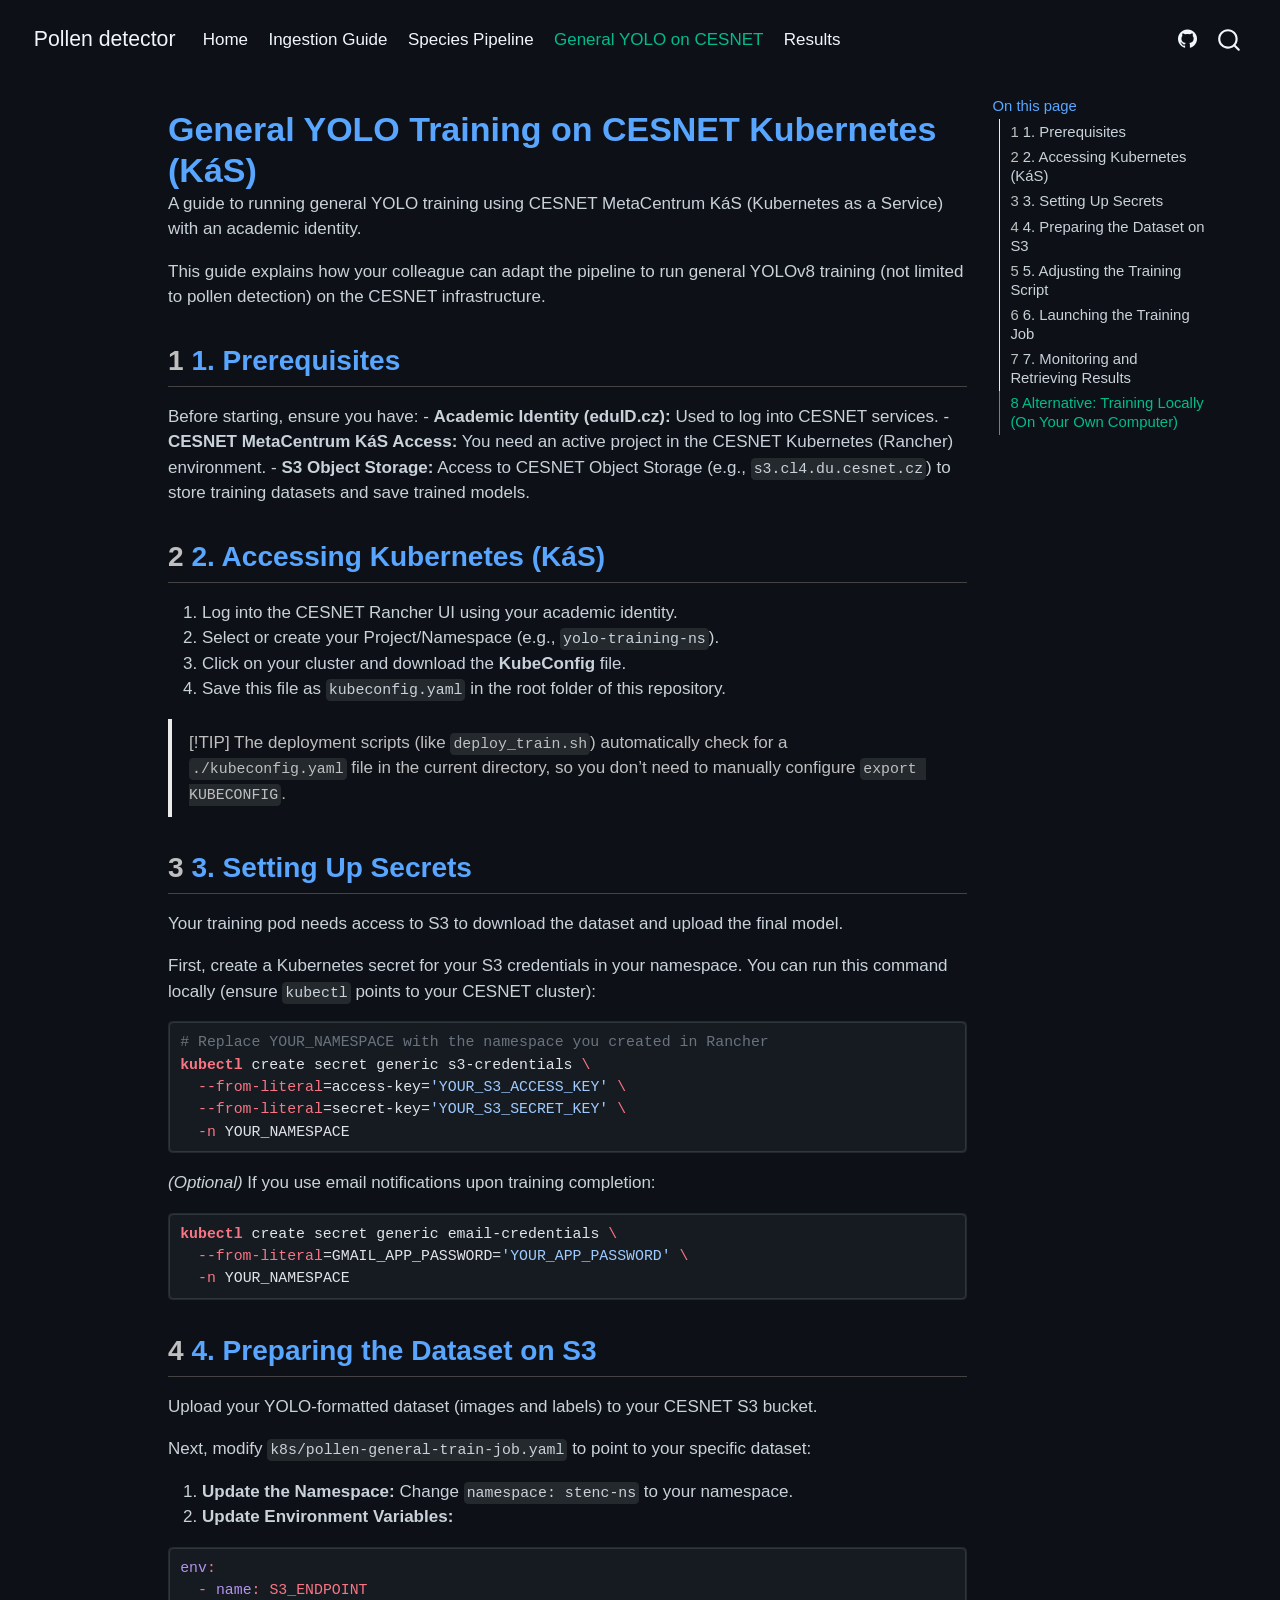
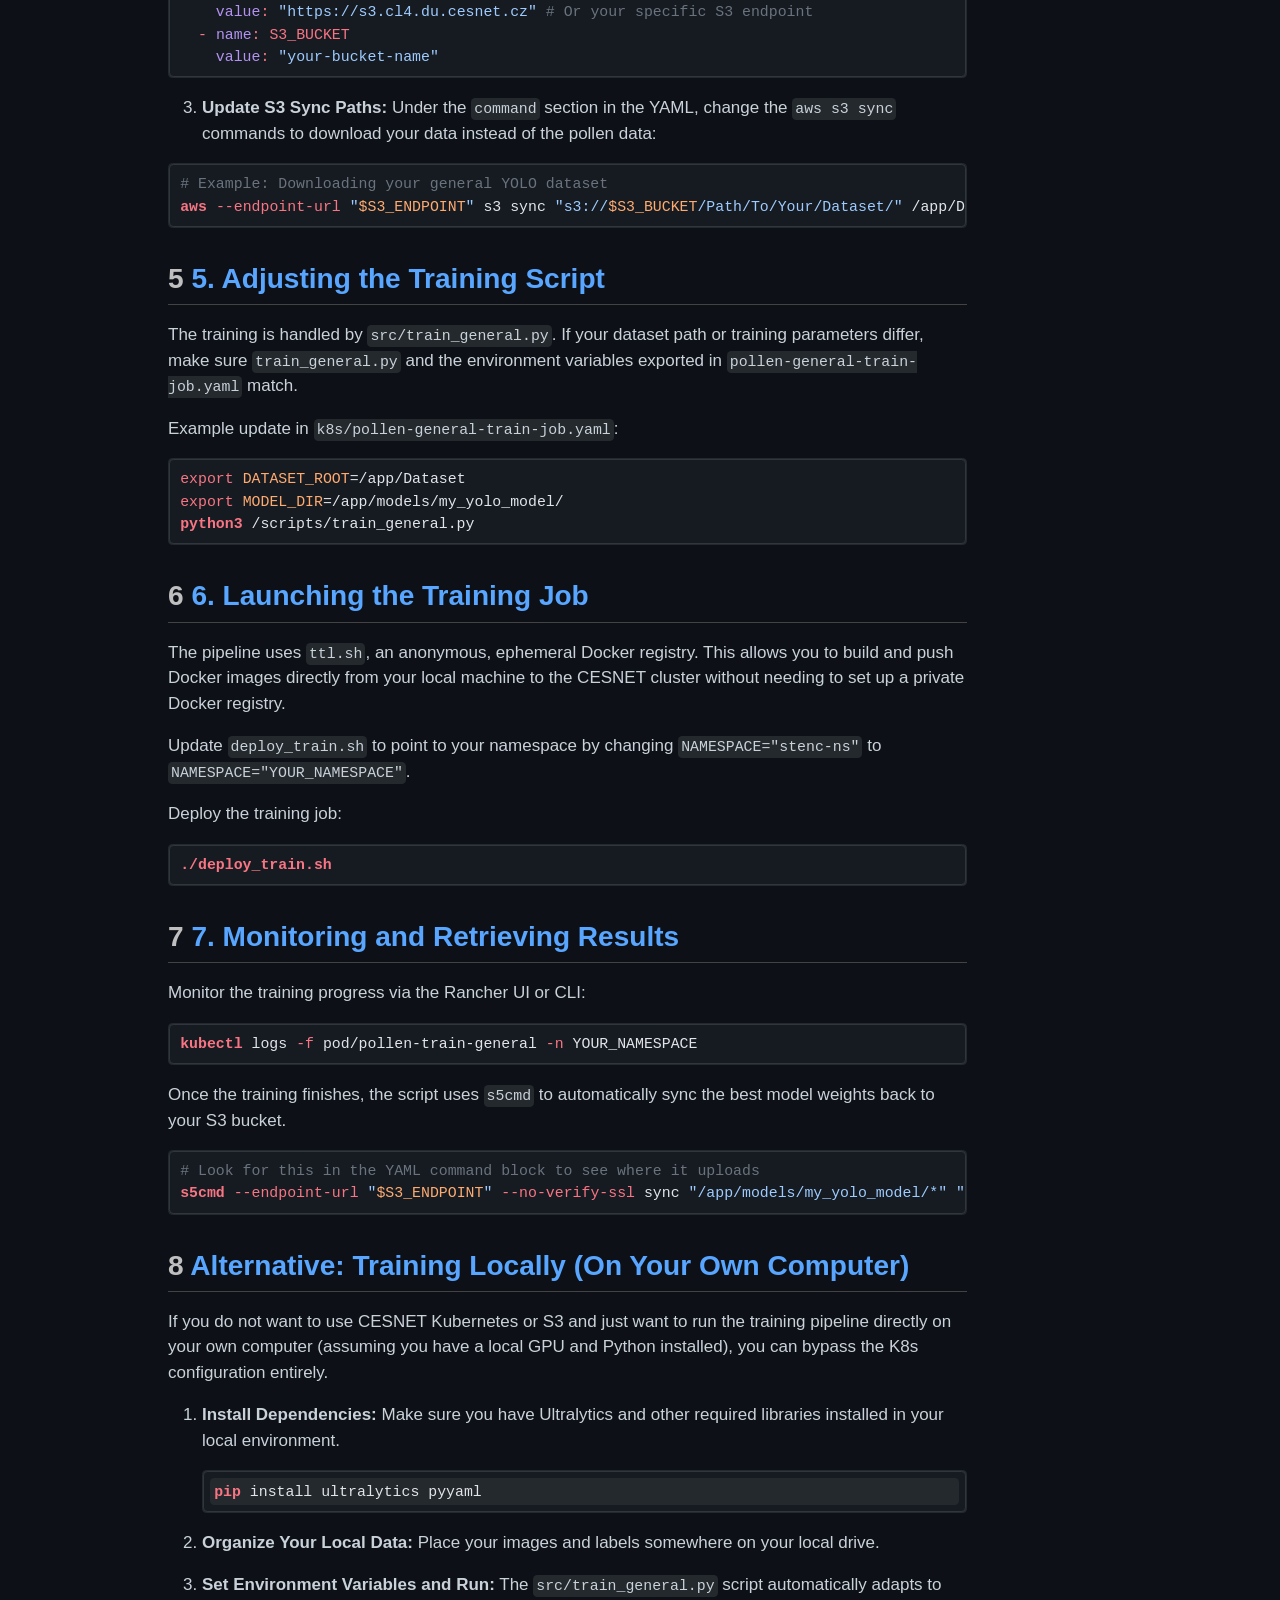
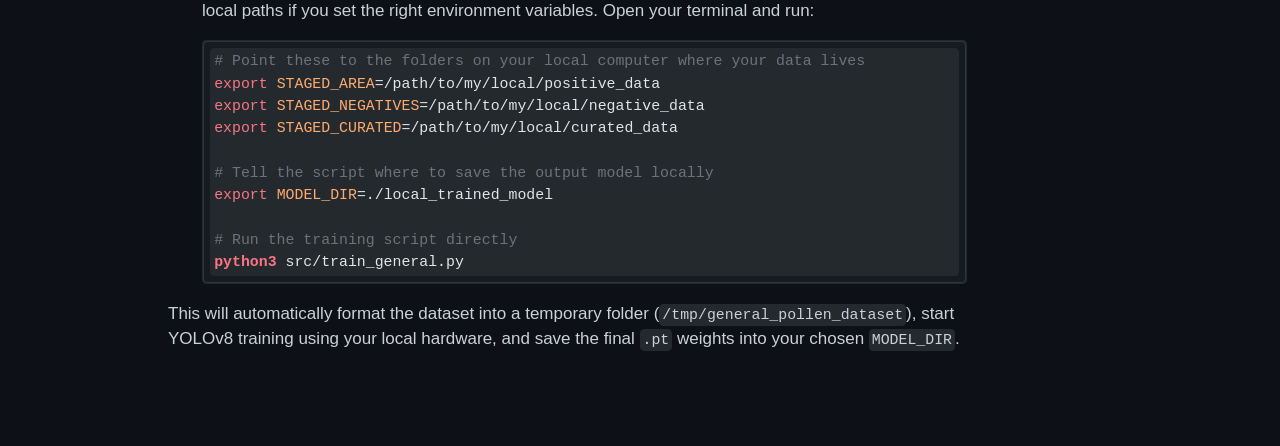
<file: docs/tutorials/cesnet_yolo_training.html>
<!DOCTYPE html>
<html xmlns="http://www.w3.org/1999/xhtml" lang="en" xml:lang="en"><head>

<meta charset="utf-8">
<meta name="generator" content="quarto-1.8.25">

<meta name="viewport" content="width=device-width, initial-scale=1.0, user-scalable=yes">

<meta name="description" content="A guide to running general YOLO training using CESNET MetaCentrum KáS (Kubernetes as a Service) with an academic identity.">

<title>General YOLO Training on CESNET Kubernetes (KáS) – Pollen detector</title>
<style>
code{white-space: pre-wrap;}
span.smallcaps{font-variant: small-caps;}
div.columns{display: flex; gap: min(4vw, 1.5em);}
div.column{flex: auto; overflow-x: auto;}
div.hanging-indent{margin-left: 1.5em; text-indent: -1.5em;}
ul.task-list{list-style: none;}
ul.task-list li input[type="checkbox"] {
  width: 0.8em;
  margin: 0 0.8em 0.2em -1em; /* quarto-specific, see https://github.com/quarto-dev/quarto-cli/issues/4556 */ 
  vertical-align: middle;
}
/* CSS for syntax highlighting */
html { -webkit-text-size-adjust: 100%; }
pre > code.sourceCode { white-space: pre; position: relative; }
pre > code.sourceCode > span { display: inline-block; line-height: 1.25; }
pre > code.sourceCode > span:empty { height: 1.2em; }
.sourceCode { overflow: visible; }
code.sourceCode > span { color: inherit; text-decoration: inherit; }
div.sourceCode { margin: 1em 0; }
pre.sourceCode { margin: 0; }
@media screen {
div.sourceCode { overflow: auto; }
}
@media print {
pre > code.sourceCode { white-space: pre-wrap; }
pre > code.sourceCode > span { text-indent: -5em; padding-left: 5em; }
}
pre.numberSource code
  { counter-reset: source-line 0; }
pre.numberSource code > span
  { position: relative; left: -4em; counter-increment: source-line; }
pre.numberSource code > span > a:first-child::before
  { content: counter(source-line);
    position: relative; left: -1em; text-align: right; vertical-align: baseline;
    border: none; display: inline-block;
    -webkit-touch-callout: none; -webkit-user-select: none;
    -khtml-user-select: none; -moz-user-select: none;
    -ms-user-select: none; user-select: none;
    padding: 0 4px; width: 4em;
  }
pre.numberSource { margin-left: 3em;  padding-left: 4px; }
div.sourceCode
  {   }
@media screen {
pre > code.sourceCode > span > a:first-child::before { text-decoration: underline; }
}
</style>


<script src="../site_libs/quarto-nav/quarto-nav.js"></script>
<script src="../site_libs/quarto-nav/headroom.min.js"></script>
<script src="../site_libs/clipboard/clipboard.min.js"></script>
<script src="../site_libs/quarto-search/autocomplete.umd.js"></script>
<script src="../site_libs/quarto-search/fuse.min.js"></script>
<script src="../site_libs/quarto-search/quarto-search.js"></script>
<meta name="quarto:offset" content="../">
<script src="../site_libs/quarto-html/quarto.js" type="module"></script>
<script src="../site_libs/quarto-html/tabsets/tabsets.js" type="module"></script>
<script src="../site_libs/quarto-html/axe/axe-check.js" type="module"></script>
<script src="../site_libs/quarto-html/popper.min.js"></script>
<script src="../site_libs/quarto-html/tippy.umd.min.js"></script>
<script src="../site_libs/quarto-html/anchor.min.js"></script>
<link href="../site_libs/quarto-html/tippy.css" rel="stylesheet">
<link href="../site_libs/quarto-html/quarto-syntax-highlighting-dark-969ddfa49e00a70eb3423444dbc81f6c.css" rel="stylesheet" id="quarto-text-highlighting-styles">
<script src="../site_libs/bootstrap/bootstrap.min.js"></script>
<link href="../site_libs/bootstrap/bootstrap-icons.css" rel="stylesheet">
<link href="../site_libs/bootstrap/bootstrap-a18f33f29e2d005eb7f9290abf226693.min.css" rel="stylesheet" append-hash="true" id="quarto-bootstrap" data-mode="dark">
<script id="quarto-search-options" type="application/json">{
  "location": "navbar",
  "copy-button": false,
  "collapse-after": 3,
  "panel-placement": "end",
  "type": "overlay",
  "limit": 50,
  "keyboard-shortcut": [
    "f",
    "/",
    "s"
  ],
  "show-item-context": false,
  "language": {
    "search-no-results-text": "No results",
    "search-matching-documents-text": "matching documents",
    "search-copy-link-title": "Copy link to search",
    "search-hide-matches-text": "Hide additional matches",
    "search-more-match-text": "more match in this document",
    "search-more-matches-text": "more matches in this document",
    "search-clear-button-title": "Clear",
    "search-text-placeholder": "",
    "search-detached-cancel-button-title": "Cancel",
    "search-submit-button-title": "Submit",
    "search-label": "Search"
  }
}</script>


<link rel="stylesheet" href="../styles.css">
</head>

<body class="nav-fixed quarto-light">

<div id="quarto-search-results"></div>
  <header id="quarto-header" class="headroom fixed-top">
    <nav class="navbar navbar-expand-lg " data-bs-theme="dark">
      <div class="navbar-container container-fluid">
      <div class="navbar-brand-container mx-auto">
    <a href="../index.html" class="navbar-brand navbar-brand-logo">
    </a>
    <a class="navbar-brand" href="../index.html">
    <span class="navbar-title">Pollen detector</span>
    </a>
  </div>
            <div id="quarto-search" class="" title="Search"></div>
          <button class="navbar-toggler" type="button" data-bs-toggle="collapse" data-bs-target="#navbarCollapse" aria-controls="navbarCollapse" role="menu" aria-expanded="false" aria-label="Toggle navigation" onclick="if (window.quartoToggleHeadroom) { window.quartoToggleHeadroom(); }">
  <span class="navbar-toggler-icon"></span>
</button>
          <div class="collapse navbar-collapse" id="navbarCollapse">
            <ul class="navbar-nav navbar-nav-scroll me-auto">
  <li class="nav-item">
    <a class="nav-link" href="../index.html"> 
<span class="menu-text">Home</span></a>
  </li>  
  <li class="nav-item">
    <a class="nav-link" href="../tutorials/ingestion.html"> 
<span class="menu-text">Ingestion Guide</span></a>
  </li>  
  <li class="nav-item">
    <a class="nav-link" href="../tutorials/species_pipeline.html"> 
<span class="menu-text">Species Pipeline</span></a>
  </li>  
  <li class="nav-item">
    <a class="nav-link active" href="../tutorials/cesnet_yolo_training.html" aria-current="page"> 
<span class="menu-text">General YOLO on CESNET</span></a>
  </li>  
  <li class="nav-item">
    <a class="nav-link" href="../results.qmd"> 
<span class="menu-text">Results</span></a>
  </li>  
</ul>
            <ul class="navbar-nav navbar-nav-scroll ms-auto">
  <li class="nav-item compact">
    <a class="nav-link" href="https://github.com/Pollination-Ecology-Group/colorado_pollen"> <i class="bi bi-github" role="img">
</i> 
<span class="menu-text"></span></a>
  </li>  
</ul>
          </div> <!-- /navcollapse -->
            <div class="quarto-navbar-tools">
</div>
      </div> <!-- /container-fluid -->
    </nav>
</header>
<!-- content -->
<div id="quarto-content" class="quarto-container page-columns page-rows-contents page-layout-article page-navbar">
<!-- sidebar -->
<!-- margin-sidebar -->
    <div id="quarto-margin-sidebar" class="sidebar margin-sidebar">
        <nav id="TOC" role="doc-toc" class="toc-active">
    <h2 id="toc-title">On this page</h2>
   
  <ul>
  <li><a href="#prerequisites" id="toc-prerequisites" class="nav-link active" data-scroll-target="#prerequisites"><span class="header-section-number">1</span> 1. Prerequisites</a></li>
  <li><a href="#accessing-kubernetes-kás" id="toc-accessing-kubernetes-kás" class="nav-link" data-scroll-target="#accessing-kubernetes-kás"><span class="header-section-number">2</span> 2. Accessing Kubernetes (KáS)</a></li>
  <li><a href="#setting-up-secrets" id="toc-setting-up-secrets" class="nav-link" data-scroll-target="#setting-up-secrets"><span class="header-section-number">3</span> 3. Setting Up Secrets</a></li>
  <li><a href="#preparing-the-dataset-on-s3" id="toc-preparing-the-dataset-on-s3" class="nav-link" data-scroll-target="#preparing-the-dataset-on-s3"><span class="header-section-number">4</span> 4. Preparing the Dataset on S3</a></li>
  <li><a href="#adjusting-the-training-script" id="toc-adjusting-the-training-script" class="nav-link" data-scroll-target="#adjusting-the-training-script"><span class="header-section-number">5</span> 5. Adjusting the Training Script</a></li>
  <li><a href="#launching-the-training-job" id="toc-launching-the-training-job" class="nav-link" data-scroll-target="#launching-the-training-job"><span class="header-section-number">6</span> 6. Launching the Training Job</a></li>
  <li><a href="#monitoring-and-retrieving-results" id="toc-monitoring-and-retrieving-results" class="nav-link" data-scroll-target="#monitoring-and-retrieving-results"><span class="header-section-number">7</span> 7. Monitoring and Retrieving Results</a></li>
  <li><a href="#alternative-training-locally-on-your-own-computer" id="toc-alternative-training-locally-on-your-own-computer" class="nav-link" data-scroll-target="#alternative-training-locally-on-your-own-computer"><span class="header-section-number">8</span> Alternative: Training Locally (On Your Own Computer)</a></li>
  </ul>
</nav>
    </div>
<!-- main -->
<main class="content" id="quarto-document-content">

<header id="title-block-header" class="quarto-title-block default">
<div class="quarto-title">
<h1 class="title">General YOLO Training on CESNET Kubernetes (KáS)</h1>
</div>

<div>
  <div class="description">
    A guide to running general YOLO training using CESNET MetaCentrum KáS (Kubernetes as a Service) with an academic identity.
  </div>
</div>


<div class="quarto-title-meta">

    
  
    
  </div>
  


</header>


<p>This guide explains how your colleague can adapt the pipeline to run general YOLOv8 training (not limited to pollen detection) on the CESNET infrastructure.</p>
<section id="prerequisites" class="level2" data-number="1">
<h2 data-number="1" class="anchored" data-anchor-id="prerequisites"><span class="header-section-number">1</span> 1. Prerequisites</h2>
<p>Before starting, ensure you have: - <strong>Academic Identity (eduID.cz):</strong> Used to log into CESNET services. - <strong>CESNET MetaCentrum KáS Access:</strong> You need an active project in the CESNET Kubernetes (Rancher) environment. - <strong>S3 Object Storage:</strong> Access to CESNET Object Storage (e.g., <code>s3.cl4.du.cesnet.cz</code>) to store training datasets and save trained models.</p>
</section>
<section id="accessing-kubernetes-kás" class="level2" data-number="2">
<h2 data-number="2" class="anchored" data-anchor-id="accessing-kubernetes-kás"><span class="header-section-number">2</span> 2. Accessing Kubernetes (KáS)</h2>
<ol type="1">
<li>Log into the CESNET Rancher UI using your academic identity.</li>
<li>Select or create your Project/Namespace (e.g., <code>yolo-training-ns</code>).</li>
<li>Click on your cluster and download the <strong>KubeConfig</strong> file.</li>
<li>Save this file as <code>kubeconfig.yaml</code> in the root folder of this repository.</li>
</ol>
<blockquote class="blockquote">
<p>[!TIP] The deployment scripts (like <code>deploy_train.sh</code>) automatically check for a <code>./kubeconfig.yaml</code> file in the current directory, so you don’t need to manually configure <code>export KUBECONFIG</code>.</p>
</blockquote>
</section>
<section id="setting-up-secrets" class="level2" data-number="3">
<h2 data-number="3" class="anchored" data-anchor-id="setting-up-secrets"><span class="header-section-number">3</span> 3. Setting Up Secrets</h2>
<p>Your training pod needs access to S3 to download the dataset and upload the final model.</p>
<p>First, create a Kubernetes secret for your S3 credentials in your namespace. You can run this command locally (ensure <code>kubectl</code> points to your CESNET cluster):</p>
<div class="code-copy-outer-scaffold"><div class="sourceCode" id="cb1"><pre class="sourceCode bash code-with-copy"><code class="sourceCode bash"><span id="cb1-1"><a href="#cb1-1" aria-hidden="true" tabindex="-1"></a><span class="co"># Replace YOUR_NAMESPACE with the namespace you created in Rancher</span></span>
<span id="cb1-2"><a href="#cb1-2" aria-hidden="true" tabindex="-1"></a><span class="ex">kubectl</span> create secret generic s3-credentials <span class="dt">\</span></span>
<span id="cb1-3"><a href="#cb1-3" aria-hidden="true" tabindex="-1"></a>  <span class="at">--from-literal</span><span class="op">=</span>access-key=<span class="st">'YOUR_S3_ACCESS_KEY'</span> <span class="dt">\</span></span>
<span id="cb1-4"><a href="#cb1-4" aria-hidden="true" tabindex="-1"></a>  <span class="at">--from-literal</span><span class="op">=</span>secret-key=<span class="st">'YOUR_S3_SECRET_KEY'</span> <span class="dt">\</span></span>
<span id="cb1-5"><a href="#cb1-5" aria-hidden="true" tabindex="-1"></a>  <span class="at">-n</span> YOUR_NAMESPACE</span></code></pre></div><button title="Copy to Clipboard" class="code-copy-button"><i class="bi"></i></button></div>
<p><em>(Optional)</em> If you use email notifications upon training completion:</p>
<div class="code-copy-outer-scaffold"><div class="sourceCode" id="cb2"><pre class="sourceCode bash code-with-copy"><code class="sourceCode bash"><span id="cb2-1"><a href="#cb2-1" aria-hidden="true" tabindex="-1"></a><span class="ex">kubectl</span> create secret generic email-credentials <span class="dt">\</span></span>
<span id="cb2-2"><a href="#cb2-2" aria-hidden="true" tabindex="-1"></a>  <span class="at">--from-literal</span><span class="op">=</span>GMAIL_APP_PASSWORD=<span class="st">'YOUR_APP_PASSWORD'</span> <span class="dt">\</span></span>
<span id="cb2-3"><a href="#cb2-3" aria-hidden="true" tabindex="-1"></a>  <span class="at">-n</span> YOUR_NAMESPACE</span></code></pre></div><button title="Copy to Clipboard" class="code-copy-button"><i class="bi"></i></button></div>
</section>
<section id="preparing-the-dataset-on-s3" class="level2" data-number="4">
<h2 data-number="4" class="anchored" data-anchor-id="preparing-the-dataset-on-s3"><span class="header-section-number">4</span> 4. Preparing the Dataset on S3</h2>
<p>Upload your YOLO-formatted dataset (images and labels) to your CESNET S3 bucket.</p>
<p>Next, modify <code>k8s/pollen-general-train-job.yaml</code> to point to your specific dataset:</p>
<ol type="1">
<li><strong>Update the Namespace:</strong> Change <code>namespace: stenc-ns</code> to your namespace.</li>
<li><strong>Update Environment Variables:</strong></li>
</ol>
<div class="code-copy-outer-scaffold"><div class="sourceCode" id="cb3"><pre class="sourceCode yaml code-with-copy"><code class="sourceCode yaml"><span id="cb3-1"><a href="#cb3-1" aria-hidden="true" tabindex="-1"></a><span class="fu">env</span><span class="kw">:</span></span>
<span id="cb3-2"><a href="#cb3-2" aria-hidden="true" tabindex="-1"></a><span class="at">  </span><span class="kw">-</span><span class="at"> </span><span class="fu">name</span><span class="kw">:</span><span class="at"> S3_ENDPOINT</span></span>
<span id="cb3-3"><a href="#cb3-3" aria-hidden="true" tabindex="-1"></a><span class="at">    </span><span class="fu">value</span><span class="kw">:</span><span class="at"> </span><span class="st">"https://s3.cl4.du.cesnet.cz"</span><span class="co"> # Or your specific S3 endpoint</span></span>
<span id="cb3-4"><a href="#cb3-4" aria-hidden="true" tabindex="-1"></a><span class="at">  </span><span class="kw">-</span><span class="at"> </span><span class="fu">name</span><span class="kw">:</span><span class="at"> S3_BUCKET</span></span>
<span id="cb3-5"><a href="#cb3-5" aria-hidden="true" tabindex="-1"></a><span class="at">    </span><span class="fu">value</span><span class="kw">:</span><span class="at"> </span><span class="st">"your-bucket-name"</span></span></code></pre></div><button title="Copy to Clipboard" class="code-copy-button"><i class="bi"></i></button></div>
<ol start="3" type="1">
<li><strong>Update S3 Sync Paths:</strong> Under the <code>command</code> section in the YAML, change the <code>aws s3 sync</code> commands to download your data instead of the pollen data:</li>
</ol>
<div class="code-copy-outer-scaffold"><div class="sourceCode" id="cb4"><pre class="sourceCode bash code-with-copy"><code class="sourceCode bash"><span id="cb4-1"><a href="#cb4-1" aria-hidden="true" tabindex="-1"></a><span class="co"># Example: Downloading your general YOLO dataset</span></span>
<span id="cb4-2"><a href="#cb4-2" aria-hidden="true" tabindex="-1"></a><span class="ex">aws</span> <span class="at">--endpoint-url</span> <span class="st">"</span><span class="va">$S3_ENDPOINT</span><span class="st">"</span> s3 sync <span class="st">"s3://</span><span class="va">$S3_BUCKET</span><span class="st">/Path/To/Your/Dataset/"</span> /app/Dataset/ <span class="at">--no-verify-ssl</span></span></code></pre></div><button title="Copy to Clipboard" class="code-copy-button"><i class="bi"></i></button></div>
</section>
<section id="adjusting-the-training-script" class="level2" data-number="5">
<h2 data-number="5" class="anchored" data-anchor-id="adjusting-the-training-script"><span class="header-section-number">5</span> 5. Adjusting the Training Script</h2>
<p>The training is handled by <code>src/train_general.py</code>. If your dataset path or training parameters differ, make sure <code>train_general.py</code> and the environment variables exported in <code>pollen-general-train-job.yaml</code> match.</p>
<p>Example update in <code>k8s/pollen-general-train-job.yaml</code>:</p>
<div class="code-copy-outer-scaffold"><div class="sourceCode" id="cb5"><pre class="sourceCode bash code-with-copy"><code class="sourceCode bash"><span id="cb5-1"><a href="#cb5-1" aria-hidden="true" tabindex="-1"></a><span class="bu">export</span> <span class="va">DATASET_ROOT</span><span class="op">=</span>/app/Dataset</span>
<span id="cb5-2"><a href="#cb5-2" aria-hidden="true" tabindex="-1"></a><span class="bu">export</span> <span class="va">MODEL_DIR</span><span class="op">=</span>/app/models/my_yolo_model/</span>
<span id="cb5-3"><a href="#cb5-3" aria-hidden="true" tabindex="-1"></a><span class="ex">python3</span> /scripts/train_general.py</span></code></pre></div><button title="Copy to Clipboard" class="code-copy-button"><i class="bi"></i></button></div>
</section>
<section id="launching-the-training-job" class="level2" data-number="6">
<h2 data-number="6" class="anchored" data-anchor-id="launching-the-training-job"><span class="header-section-number">6</span> 6. Launching the Training Job</h2>
<p>The pipeline uses <code>ttl.sh</code>, an anonymous, ephemeral Docker registry. This allows you to build and push Docker images directly from your local machine to the CESNET cluster without needing to set up a private Docker registry.</p>
<p>Update <code>deploy_train.sh</code> to point to your namespace by changing <code>NAMESPACE="stenc-ns"</code> to <code>NAMESPACE="YOUR_NAMESPACE"</code>.</p>
<p>Deploy the training job:</p>
<div class="code-copy-outer-scaffold"><div class="sourceCode" id="cb6"><pre class="sourceCode bash code-with-copy"><code class="sourceCode bash"><span id="cb6-1"><a href="#cb6-1" aria-hidden="true" tabindex="-1"></a><span class="ex">./deploy_train.sh</span></span></code></pre></div><button title="Copy to Clipboard" class="code-copy-button"><i class="bi"></i></button></div>
</section>
<section id="monitoring-and-retrieving-results" class="level2" data-number="7">
<h2 data-number="7" class="anchored" data-anchor-id="monitoring-and-retrieving-results"><span class="header-section-number">7</span> 7. Monitoring and Retrieving Results</h2>
<p>Monitor the training progress via the Rancher UI or CLI:</p>
<div class="code-copy-outer-scaffold"><div class="sourceCode" id="cb7"><pre class="sourceCode bash code-with-copy"><code class="sourceCode bash"><span id="cb7-1"><a href="#cb7-1" aria-hidden="true" tabindex="-1"></a><span class="ex">kubectl</span> logs <span class="at">-f</span> pod/pollen-train-general <span class="at">-n</span> YOUR_NAMESPACE</span></code></pre></div><button title="Copy to Clipboard" class="code-copy-button"><i class="bi"></i></button></div>
<p>Once the training finishes, the script uses <code>s5cmd</code> to automatically sync the best model weights back to your S3 bucket.</p>
<div class="code-copy-outer-scaffold"><div class="sourceCode" id="cb8"><pre class="sourceCode bash code-with-copy"><code class="sourceCode bash"><span id="cb8-1"><a href="#cb8-1" aria-hidden="true" tabindex="-1"></a><span class="co"># Look for this in the YAML command block to see where it uploads</span></span>
<span id="cb8-2"><a href="#cb8-2" aria-hidden="true" tabindex="-1"></a><span class="ex">s5cmd</span> <span class="at">--endpoint-url</span> <span class="st">"</span><span class="va">$S3_ENDPOINT</span><span class="st">"</span> <span class="at">--no-verify-ssl</span> sync <span class="st">"/app/models/my_yolo_model/*"</span> <span class="st">"s3://</span><span class="va">$S3_BUCKET</span><span class="st">/Path/To/Output/"</span></span></code></pre></div><button title="Copy to Clipboard" class="code-copy-button"><i class="bi"></i></button></div>
</section>
<section id="alternative-training-locally-on-your-own-computer" class="level2" data-number="8">
<h2 data-number="8" class="anchored" data-anchor-id="alternative-training-locally-on-your-own-computer"><span class="header-section-number">8</span> Alternative: Training Locally (On Your Own Computer)</h2>
<p>If you do not want to use CESNET Kubernetes or S3 and just want to run the training pipeline directly on your own computer (assuming you have a local GPU and Python installed), you can bypass the K8s configuration entirely.</p>
<ol type="1">
<li><p><strong>Install Dependencies:</strong> Make sure you have Ultralytics and other required libraries installed in your local environment.</p>
<div class="code-copy-outer-scaffold"><div class="sourceCode" id="cb9"><pre class="sourceCode bash code-with-copy"><code class="sourceCode bash"><span id="cb9-1"><a href="#cb9-1" aria-hidden="true" tabindex="-1"></a><span class="ex">pip</span> install ultralytics pyyaml</span></code></pre></div><button title="Copy to Clipboard" class="code-copy-button"><i class="bi"></i></button></div></li>
<li><p><strong>Organize Your Local Data:</strong> Place your images and labels somewhere on your local drive.</p></li>
<li><p><strong>Set Environment Variables and Run:</strong> The <code>src/train_general.py</code> script automatically adapts to local paths if you set the right environment variables. Open your terminal and run:</p>
<div class="code-copy-outer-scaffold"><div class="sourceCode" id="cb10"><pre class="sourceCode bash code-with-copy"><code class="sourceCode bash"><span id="cb10-1"><a href="#cb10-1" aria-hidden="true" tabindex="-1"></a><span class="co"># Point these to the folders on your local computer where your data lives</span></span>
<span id="cb10-2"><a href="#cb10-2" aria-hidden="true" tabindex="-1"></a><span class="bu">export</span> <span class="va">STAGED_AREA</span><span class="op">=</span>/path/to/my/local/positive_data</span>
<span id="cb10-3"><a href="#cb10-3" aria-hidden="true" tabindex="-1"></a><span class="bu">export</span> <span class="va">STAGED_NEGATIVES</span><span class="op">=</span>/path/to/my/local/negative_data</span>
<span id="cb10-4"><a href="#cb10-4" aria-hidden="true" tabindex="-1"></a><span class="bu">export</span> <span class="va">STAGED_CURATED</span><span class="op">=</span>/path/to/my/local/curated_data</span>
<span id="cb10-5"><a href="#cb10-5" aria-hidden="true" tabindex="-1"></a></span>
<span id="cb10-6"><a href="#cb10-6" aria-hidden="true" tabindex="-1"></a><span class="co"># Tell the script where to save the output model locally</span></span>
<span id="cb10-7"><a href="#cb10-7" aria-hidden="true" tabindex="-1"></a><span class="bu">export</span> <span class="va">MODEL_DIR</span><span class="op">=</span>./local_trained_model</span>
<span id="cb10-8"><a href="#cb10-8" aria-hidden="true" tabindex="-1"></a></span>
<span id="cb10-9"><a href="#cb10-9" aria-hidden="true" tabindex="-1"></a><span class="co"># Run the training script directly</span></span>
<span id="cb10-10"><a href="#cb10-10" aria-hidden="true" tabindex="-1"></a><span class="ex">python3</span> src/train_general.py</span></code></pre></div><button title="Copy to Clipboard" class="code-copy-button"><i class="bi"></i></button></div></li>
</ol>
<p>This will automatically format the dataset into a temporary folder (<code>/tmp/general_pollen_dataset</code>), start YOLOv8 training using your local hardware, and save the final <code>.pt</code> weights into your chosen <code>MODEL_DIR</code>.</p>


</section>

</main> <!-- /main -->
<script id="quarto-html-after-body" type="application/javascript">
  window.document.addEventListener("DOMContentLoaded", function (event) {
    const icon = "";
    const anchorJS = new window.AnchorJS();
    anchorJS.options = {
      placement: 'right',
      icon: icon
    };
    anchorJS.add('.anchored');
    const isCodeAnnotation = (el) => {
      for (const clz of el.classList) {
        if (clz.startsWith('code-annotation-')) {                     
          return true;
        }
      }
      return false;
    }
    const onCopySuccess = function(e) {
      // button target
      const button = e.trigger;
      // don't keep focus
      button.blur();
      // flash "checked"
      button.classList.add('code-copy-button-checked');
      var currentTitle = button.getAttribute("title");
      button.setAttribute("title", "Copied!");
      let tooltip;
      if (window.bootstrap) {
        button.setAttribute("data-bs-toggle", "tooltip");
        button.setAttribute("data-bs-placement", "left");
        button.setAttribute("data-bs-title", "Copied!");
        tooltip = new bootstrap.Tooltip(button, 
          { trigger: "manual", 
            customClass: "code-copy-button-tooltip",
            offset: [0, -8]});
        tooltip.show();    
      }
      setTimeout(function() {
        if (tooltip) {
          tooltip.hide();
          button.removeAttribute("data-bs-title");
          button.removeAttribute("data-bs-toggle");
          button.removeAttribute("data-bs-placement");
        }
        button.setAttribute("title", currentTitle);
        button.classList.remove('code-copy-button-checked');
      }, 1000);
      // clear code selection
      e.clearSelection();
    }
    const getTextToCopy = function(trigger) {
      const outerScaffold = trigger.parentElement.cloneNode(true);
      const codeEl = outerScaffold.querySelector('code');
      for (const childEl of codeEl.children) {
        if (isCodeAnnotation(childEl)) {
          childEl.remove();
        }
      }
      return codeEl.innerText;
    }
    const clipboard = new window.ClipboardJS('.code-copy-button:not([data-in-quarto-modal])', {
      text: getTextToCopy
    });
    clipboard.on('success', onCopySuccess);
    if (window.document.getElementById('quarto-embedded-source-code-modal')) {
      const clipboardModal = new window.ClipboardJS('.code-copy-button[data-in-quarto-modal]', {
        text: getTextToCopy,
        container: window.document.getElementById('quarto-embedded-source-code-modal')
      });
      clipboardModal.on('success', onCopySuccess);
    }
      var localhostRegex = new RegExp(/^(?:http|https):\/\/localhost\:?[0-9]*\//);
      var mailtoRegex = new RegExp(/^mailto:/);
        var filterRegex = new RegExp('/' + window.location.host + '/');
      var isInternal = (href) => {
          return filterRegex.test(href) || localhostRegex.test(href) || mailtoRegex.test(href);
      }
      // Inspect non-navigation links and adorn them if external
     var links = window.document.querySelectorAll('a[href]:not(.nav-link):not(.navbar-brand):not(.toc-action):not(.sidebar-link):not(.sidebar-item-toggle):not(.pagination-link):not(.no-external):not([aria-hidden]):not(.dropdown-item):not(.quarto-navigation-tool):not(.about-link)');
      for (var i=0; i<links.length; i++) {
        const link = links[i];
        if (!isInternal(link.href)) {
          // undo the damage that might have been done by quarto-nav.js in the case of
          // links that we want to consider external
          if (link.dataset.originalHref !== undefined) {
            link.href = link.dataset.originalHref;
          }
        }
      }
    function tippyHover(el, contentFn, onTriggerFn, onUntriggerFn) {
      const config = {
        allowHTML: true,
        maxWidth: 500,
        delay: 100,
        arrow: false,
        appendTo: function(el) {
            return el.parentElement;
        },
        interactive: true,
        interactiveBorder: 10,
        theme: 'quarto',
        placement: 'bottom-start',
      };
      if (contentFn) {
        config.content = contentFn;
      }
      if (onTriggerFn) {
        config.onTrigger = onTriggerFn;
      }
      if (onUntriggerFn) {
        config.onUntrigger = onUntriggerFn;
      }
      window.tippy(el, config); 
    }
    const noterefs = window.document.querySelectorAll('a[role="doc-noteref"]');
    for (var i=0; i<noterefs.length; i++) {
      const ref = noterefs[i];
      tippyHover(ref, function() {
        // use id or data attribute instead here
        let href = ref.getAttribute('data-footnote-href') || ref.getAttribute('href');
        try { href = new URL(href).hash; } catch {}
        const id = href.replace(/^#\/?/, "");
        const note = window.document.getElementById(id);
        if (note) {
          return note.innerHTML;
        } else {
          return "";
        }
      });
    }
    const xrefs = window.document.querySelectorAll('a.quarto-xref');
    const processXRef = (id, note) => {
      // Strip column container classes
      const stripColumnClz = (el) => {
        el.classList.remove("page-full", "page-columns");
        if (el.children) {
          for (const child of el.children) {
            stripColumnClz(child);
          }
        }
      }
      stripColumnClz(note)
      if (id === null || id.startsWith('sec-')) {
        // Special case sections, only their first couple elements
        const container = document.createElement("div");
        if (note.children && note.children.length > 2) {
          container.appendChild(note.children[0].cloneNode(true));
          for (let i = 1; i < note.children.length; i++) {
            const child = note.children[i];
            if (child.tagName === "P" && child.innerText === "") {
              continue;
            } else {
              container.appendChild(child.cloneNode(true));
              break;
            }
          }
          if (window.Quarto?.typesetMath) {
            window.Quarto.typesetMath(container);
          }
          return container.innerHTML
        } else {
          if (window.Quarto?.typesetMath) {
            window.Quarto.typesetMath(note);
          }
          return note.innerHTML;
        }
      } else {
        // Remove any anchor links if they are present
        const anchorLink = note.querySelector('a.anchorjs-link');
        if (anchorLink) {
          anchorLink.remove();
        }
        if (window.Quarto?.typesetMath) {
          window.Quarto.typesetMath(note);
        }
        if (note.classList.contains("callout")) {
          return note.outerHTML;
        } else {
          return note.innerHTML;
        }
      }
    }
    for (var i=0; i<xrefs.length; i++) {
      const xref = xrefs[i];
      tippyHover(xref, undefined, function(instance) {
        instance.disable();
        let url = xref.getAttribute('href');
        let hash = undefined; 
        if (url.startsWith('#')) {
          hash = url;
        } else {
          try { hash = new URL(url).hash; } catch {}
        }
        if (hash) {
          const id = hash.replace(/^#\/?/, "");
          const note = window.document.getElementById(id);
          if (note !== null) {
            try {
              const html = processXRef(id, note.cloneNode(true));
              instance.setContent(html);
            } finally {
              instance.enable();
              instance.show();
            }
          } else {
            // See if we can fetch this
            fetch(url.split('#')[0])
            .then(res => res.text())
            .then(html => {
              const parser = new DOMParser();
              const htmlDoc = parser.parseFromString(html, "text/html");
              const note = htmlDoc.getElementById(id);
              if (note !== null) {
                const html = processXRef(id, note);
                instance.setContent(html);
              } 
            }).finally(() => {
              instance.enable();
              instance.show();
            });
          }
        } else {
          // See if we can fetch a full url (with no hash to target)
          // This is a special case and we should probably do some content thinning / targeting
          fetch(url)
          .then(res => res.text())
          .then(html => {
            const parser = new DOMParser();
            const htmlDoc = parser.parseFromString(html, "text/html");
            const note = htmlDoc.querySelector('main.content');
            if (note !== null) {
              // This should only happen for chapter cross references
              // (since there is no id in the URL)
              // remove the first header
              if (note.children.length > 0 && note.children[0].tagName === "HEADER") {
                note.children[0].remove();
              }
              const html = processXRef(null, note);
              instance.setContent(html);
            } 
          }).finally(() => {
            instance.enable();
            instance.show();
          });
        }
      }, function(instance) {
      });
    }
        let selectedAnnoteEl;
        const selectorForAnnotation = ( cell, annotation) => {
          let cellAttr = 'data-code-cell="' + cell + '"';
          let lineAttr = 'data-code-annotation="' +  annotation + '"';
          const selector = 'span[' + cellAttr + '][' + lineAttr + ']';
          return selector;
        }
        const selectCodeLines = (annoteEl) => {
          const doc = window.document;
          const targetCell = annoteEl.getAttribute("data-target-cell");
          const targetAnnotation = annoteEl.getAttribute("data-target-annotation");
          const annoteSpan = window.document.querySelector(selectorForAnnotation(targetCell, targetAnnotation));
          const lines = annoteSpan.getAttribute("data-code-lines").split(",");
          const lineIds = lines.map((line) => {
            return targetCell + "-" + line;
          })
          let top = null;
          let height = null;
          let parent = null;
          if (lineIds.length > 0) {
              //compute the position of the single el (top and bottom and make a div)
              const el = window.document.getElementById(lineIds[0]);
              top = el.offsetTop;
              height = el.offsetHeight;
              parent = el.parentElement.parentElement;
            if (lineIds.length > 1) {
              const lastEl = window.document.getElementById(lineIds[lineIds.length - 1]);
              const bottom = lastEl.offsetTop + lastEl.offsetHeight;
              height = bottom - top;
            }
            if (top !== null && height !== null && parent !== null) {
              // cook up a div (if necessary) and position it 
              let div = window.document.getElementById("code-annotation-line-highlight");
              if (div === null) {
                div = window.document.createElement("div");
                div.setAttribute("id", "code-annotation-line-highlight");
                div.style.position = 'absolute';
                parent.appendChild(div);
              }
              div.style.top = top - 2 + "px";
              div.style.height = height + 4 + "px";
              div.style.left = 0;
              let gutterDiv = window.document.getElementById("code-annotation-line-highlight-gutter");
              if (gutterDiv === null) {
                gutterDiv = window.document.createElement("div");
                gutterDiv.setAttribute("id", "code-annotation-line-highlight-gutter");
                gutterDiv.style.position = 'absolute';
                const codeCell = window.document.getElementById(targetCell);
                const gutter = codeCell.querySelector('.code-annotation-gutter');
                gutter.appendChild(gutterDiv);
              }
              gutterDiv.style.top = top - 2 + "px";
              gutterDiv.style.height = height + 4 + "px";
            }
            selectedAnnoteEl = annoteEl;
          }
        };
        const unselectCodeLines = () => {
          const elementsIds = ["code-annotation-line-highlight", "code-annotation-line-highlight-gutter"];
          elementsIds.forEach((elId) => {
            const div = window.document.getElementById(elId);
            if (div) {
              div.remove();
            }
          });
          selectedAnnoteEl = undefined;
        };
          // Handle positioning of the toggle
      window.addEventListener(
        "resize",
        throttle(() => {
          elRect = undefined;
          if (selectedAnnoteEl) {
            selectCodeLines(selectedAnnoteEl);
          }
        }, 10)
      );
      function throttle(fn, ms) {
      let throttle = false;
      let timer;
        return (...args) => {
          if(!throttle) { // first call gets through
              fn.apply(this, args);
              throttle = true;
          } else { // all the others get throttled
              if(timer) clearTimeout(timer); // cancel #2
              timer = setTimeout(() => {
                fn.apply(this, args);
                timer = throttle = false;
              }, ms);
          }
        };
      }
        // Attach click handler to the DT
        const annoteDls = window.document.querySelectorAll('dt[data-target-cell]');
        for (const annoteDlNode of annoteDls) {
          annoteDlNode.addEventListener('click', (event) => {
            const clickedEl = event.target;
            if (clickedEl !== selectedAnnoteEl) {
              unselectCodeLines();
              const activeEl = window.document.querySelector('dt[data-target-cell].code-annotation-active');
              if (activeEl) {
                activeEl.classList.remove('code-annotation-active');
              }
              selectCodeLines(clickedEl);
              clickedEl.classList.add('code-annotation-active');
            } else {
              // Unselect the line
              unselectCodeLines();
              clickedEl.classList.remove('code-annotation-active');
            }
          });
        }
    const findCites = (el) => {
      const parentEl = el.parentElement;
      if (parentEl) {
        const cites = parentEl.dataset.cites;
        if (cites) {
          return {
            el,
            cites: cites.split(' ')
          };
        } else {
          return findCites(el.parentElement)
        }
      } else {
        return undefined;
      }
    };
    var bibliorefs = window.document.querySelectorAll('a[role="doc-biblioref"]');
    for (var i=0; i<bibliorefs.length; i++) {
      const ref = bibliorefs[i];
      const citeInfo = findCites(ref);
      if (citeInfo) {
        tippyHover(citeInfo.el, function() {
          var popup = window.document.createElement('div');
          citeInfo.cites.forEach(function(cite) {
            var citeDiv = window.document.createElement('div');
            citeDiv.classList.add('hanging-indent');
            citeDiv.classList.add('csl-entry');
            var biblioDiv = window.document.getElementById('ref-' + cite);
            if (biblioDiv) {
              citeDiv.innerHTML = biblioDiv.innerHTML;
            }
            popup.appendChild(citeDiv);
          });
          return popup.innerHTML;
        });
      }
    }
  });
  </script>
</div> <!-- /content -->




</body></html>
</file>
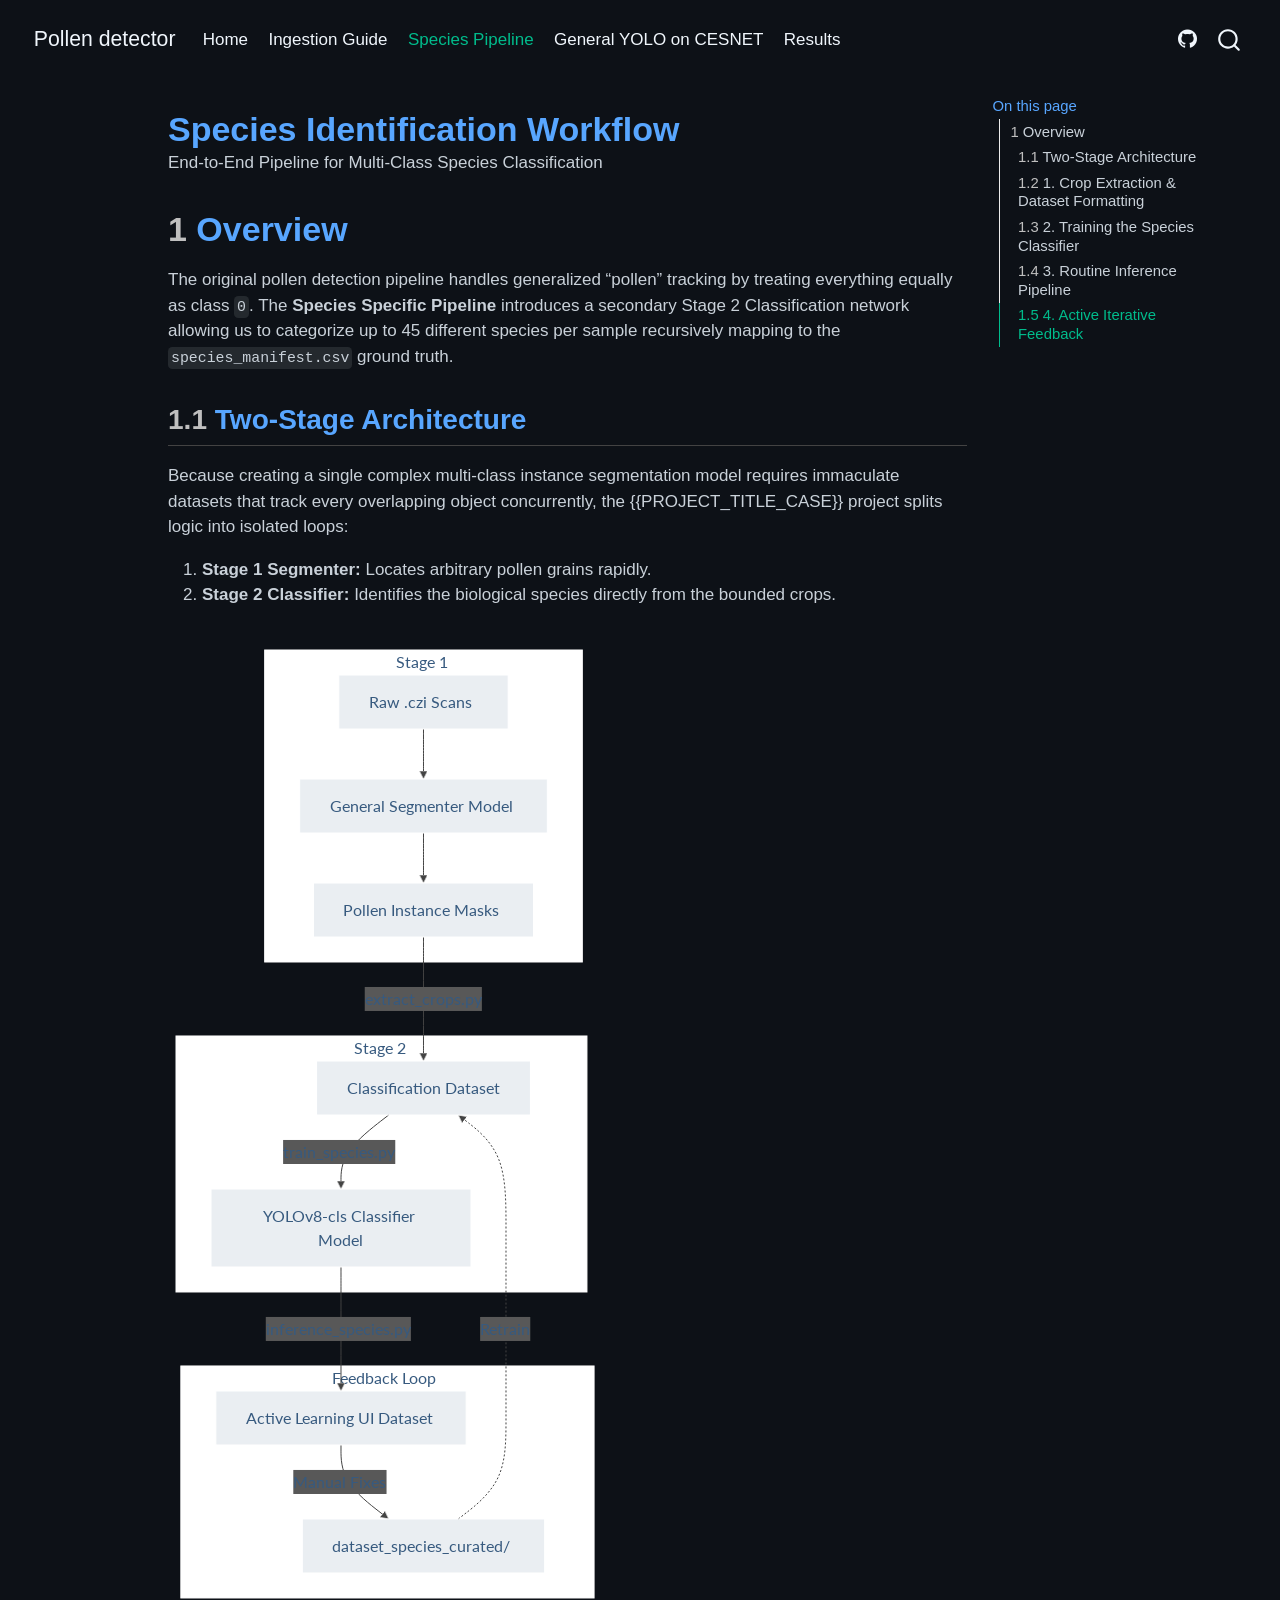
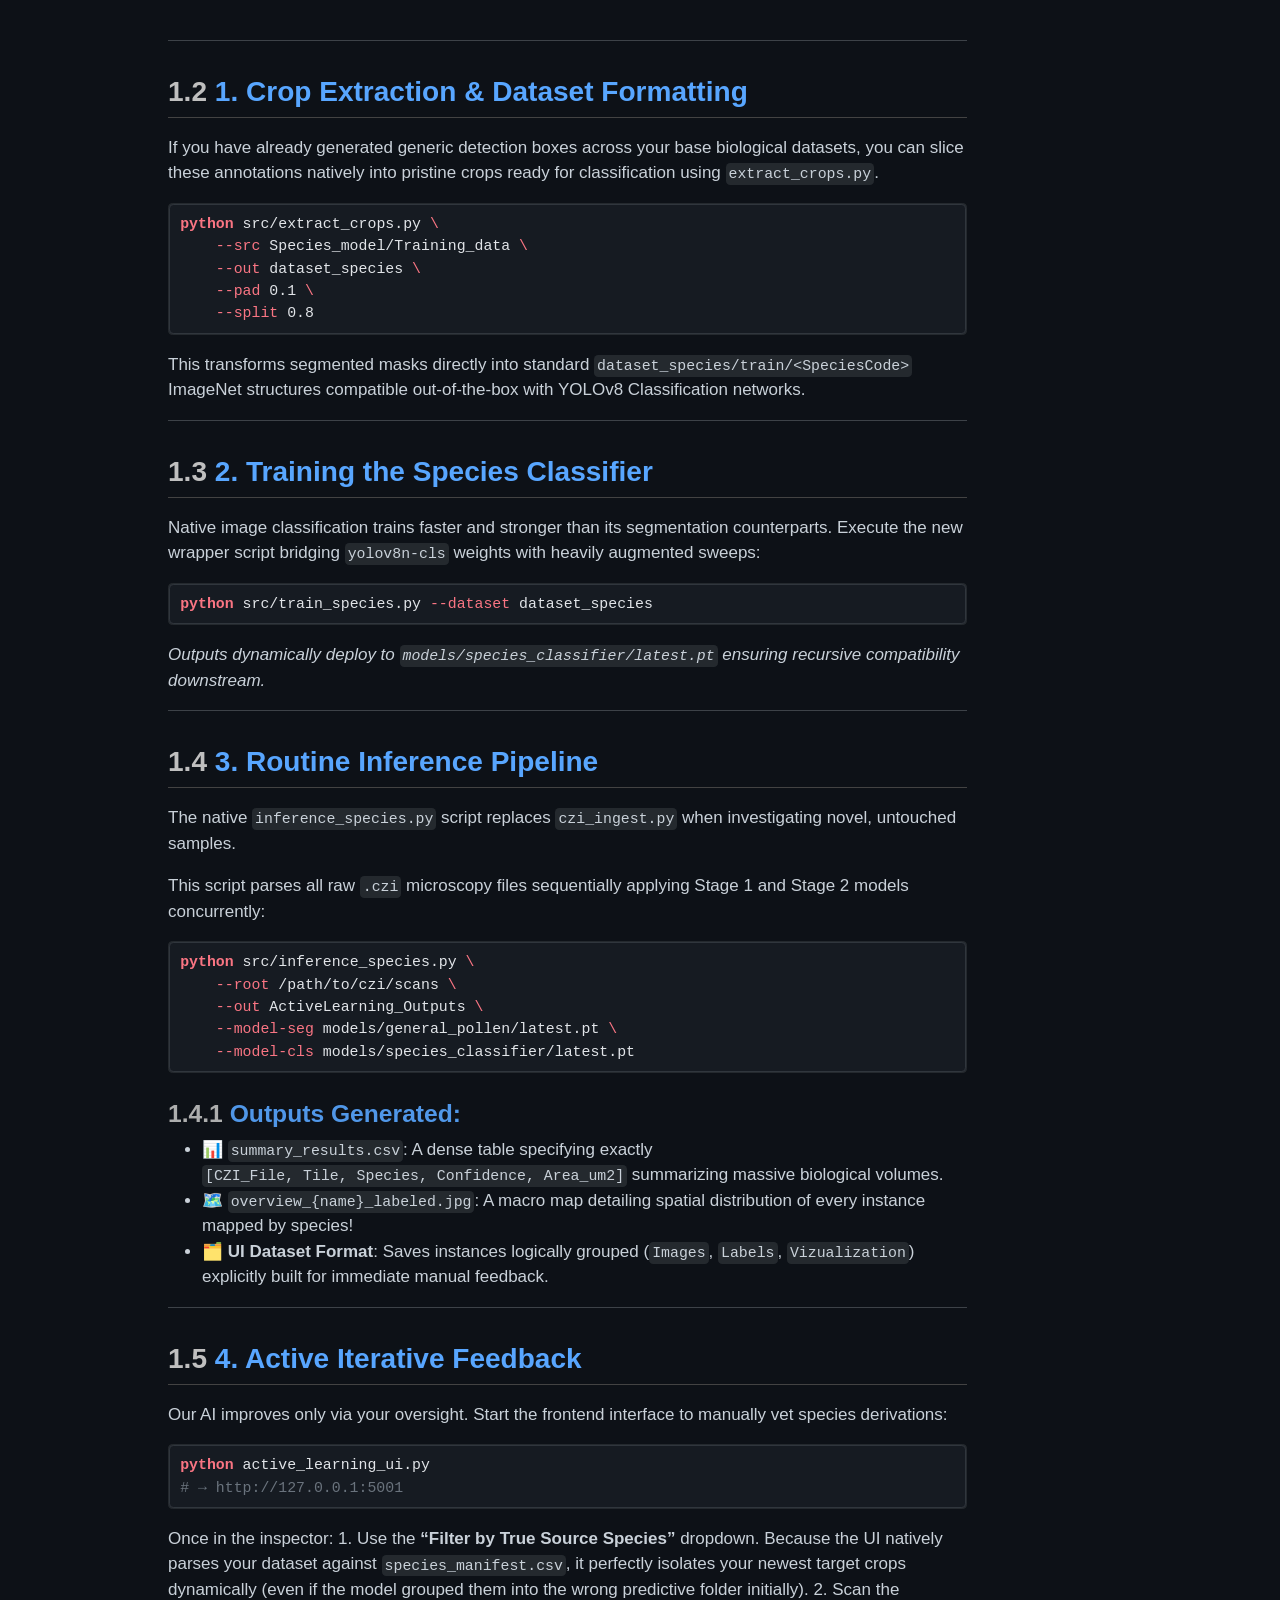
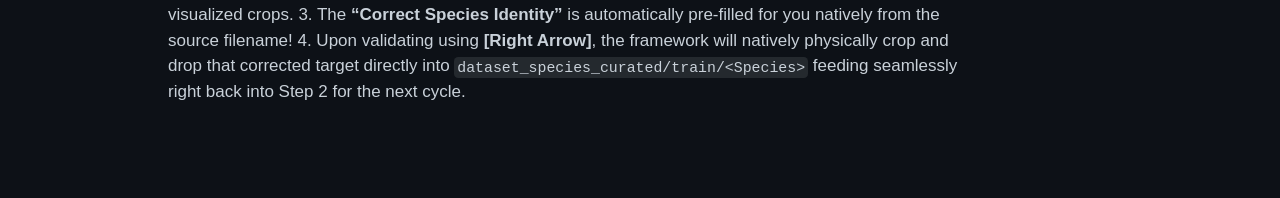
<file: docs/tutorials/species_pipeline.html>
<!DOCTYPE html>
<html xmlns="http://www.w3.org/1999/xhtml" lang="en" xml:lang="en"><head>

<meta charset="utf-8">
<meta name="generator" content="quarto-1.8.25">

<meta name="viewport" content="width=device-width, initial-scale=1.0, user-scalable=yes">

<meta name="description" content="End-to-End Pipeline for Multi-Class Species Classification">

<title>Species Identification Workflow – Pollen detector</title>
<style>
code{white-space: pre-wrap;}
span.smallcaps{font-variant: small-caps;}
div.columns{display: flex; gap: min(4vw, 1.5em);}
div.column{flex: auto; overflow-x: auto;}
div.hanging-indent{margin-left: 1.5em; text-indent: -1.5em;}
ul.task-list{list-style: none;}
ul.task-list li input[type="checkbox"] {
  width: 0.8em;
  margin: 0 0.8em 0.2em -1em; /* quarto-specific, see https://github.com/quarto-dev/quarto-cli/issues/4556 */ 
  vertical-align: middle;
}
/* CSS for syntax highlighting */
html { -webkit-text-size-adjust: 100%; }
pre > code.sourceCode { white-space: pre; position: relative; }
pre > code.sourceCode > span { display: inline-block; line-height: 1.25; }
pre > code.sourceCode > span:empty { height: 1.2em; }
.sourceCode { overflow: visible; }
code.sourceCode > span { color: inherit; text-decoration: inherit; }
div.sourceCode { margin: 1em 0; }
pre.sourceCode { margin: 0; }
@media screen {
div.sourceCode { overflow: auto; }
}
@media print {
pre > code.sourceCode { white-space: pre-wrap; }
pre > code.sourceCode > span { text-indent: -5em; padding-left: 5em; }
}
pre.numberSource code
  { counter-reset: source-line 0; }
pre.numberSource code > span
  { position: relative; left: -4em; counter-increment: source-line; }
pre.numberSource code > span > a:first-child::before
  { content: counter(source-line);
    position: relative; left: -1em; text-align: right; vertical-align: baseline;
    border: none; display: inline-block;
    -webkit-touch-callout: none; -webkit-user-select: none;
    -khtml-user-select: none; -moz-user-select: none;
    -ms-user-select: none; user-select: none;
    padding: 0 4px; width: 4em;
  }
pre.numberSource { margin-left: 3em;  padding-left: 4px; }
div.sourceCode
  {   }
@media screen {
pre > code.sourceCode > span > a:first-child::before { text-decoration: underline; }
}
</style>


<script src="../site_libs/quarto-nav/quarto-nav.js"></script>
<script src="../site_libs/quarto-nav/headroom.min.js"></script>
<script src="../site_libs/clipboard/clipboard.min.js"></script>
<script src="../site_libs/quarto-search/autocomplete.umd.js"></script>
<script src="../site_libs/quarto-search/fuse.min.js"></script>
<script src="../site_libs/quarto-search/quarto-search.js"></script>
<meta name="quarto:offset" content="../">
<script src="../site_libs/quarto-html/quarto.js" type="module"></script>
<script src="../site_libs/quarto-html/tabsets/tabsets.js" type="module"></script>
<script src="../site_libs/quarto-html/axe/axe-check.js" type="module"></script>
<script src="../site_libs/quarto-html/popper.min.js"></script>
<script src="../site_libs/quarto-html/tippy.umd.min.js"></script>
<script src="../site_libs/quarto-html/anchor.min.js"></script>
<link href="../site_libs/quarto-html/tippy.css" rel="stylesheet">
<link href="../site_libs/quarto-html/quarto-syntax-highlighting-dark-969ddfa49e00a70eb3423444dbc81f6c.css" rel="stylesheet" id="quarto-text-highlighting-styles">
<script src="../site_libs/bootstrap/bootstrap.min.js"></script>
<link href="../site_libs/bootstrap/bootstrap-icons.css" rel="stylesheet">
<link href="../site_libs/bootstrap/bootstrap-a18f33f29e2d005eb7f9290abf226693.min.css" rel="stylesheet" append-hash="true" id="quarto-bootstrap" data-mode="dark">
<script id="quarto-search-options" type="application/json">{
  "location": "navbar",
  "copy-button": false,
  "collapse-after": 3,
  "panel-placement": "end",
  "type": "overlay",
  "limit": 50,
  "keyboard-shortcut": [
    "f",
    "/",
    "s"
  ],
  "show-item-context": false,
  "language": {
    "search-no-results-text": "No results",
    "search-matching-documents-text": "matching documents",
    "search-copy-link-title": "Copy link to search",
    "search-hide-matches-text": "Hide additional matches",
    "search-more-match-text": "more match in this document",
    "search-more-matches-text": "more matches in this document",
    "search-clear-button-title": "Clear",
    "search-text-placeholder": "",
    "search-detached-cancel-button-title": "Cancel",
    "search-submit-button-title": "Submit",
    "search-label": "Search"
  }
}</script>
<script src="../site_libs/quarto-diagram/mermaid.min.js"></script>
<script src="../site_libs/quarto-diagram/mermaid-init.js"></script>
<link href="../site_libs/quarto-diagram/mermaid.css" rel="stylesheet">


<link rel="stylesheet" href="../styles.css">
</head>

<body class="nav-fixed quarto-light">

<div id="quarto-search-results"></div>
  <header id="quarto-header" class="headroom fixed-top">
    <nav class="navbar navbar-expand-lg " data-bs-theme="dark">
      <div class="navbar-container container-fluid">
      <div class="navbar-brand-container mx-auto">
    <a href="../index.html" class="navbar-brand navbar-brand-logo">
    </a>
    <a class="navbar-brand" href="../index.html">
    <span class="navbar-title">Pollen detector</span>
    </a>
  </div>
            <div id="quarto-search" class="" title="Search"></div>
          <button class="navbar-toggler" type="button" data-bs-toggle="collapse" data-bs-target="#navbarCollapse" aria-controls="navbarCollapse" role="menu" aria-expanded="false" aria-label="Toggle navigation" onclick="if (window.quartoToggleHeadroom) { window.quartoToggleHeadroom(); }">
  <span class="navbar-toggler-icon"></span>
</button>
          <div class="collapse navbar-collapse" id="navbarCollapse">
            <ul class="navbar-nav navbar-nav-scroll me-auto">
  <li class="nav-item">
    <a class="nav-link" href="../index.html"> 
<span class="menu-text">Home</span></a>
  </li>  
  <li class="nav-item">
    <a class="nav-link" href="../tutorials/ingestion.html"> 
<span class="menu-text">Ingestion Guide</span></a>
  </li>  
  <li class="nav-item">
    <a class="nav-link active" href="../tutorials/species_pipeline.html" aria-current="page"> 
<span class="menu-text">Species Pipeline</span></a>
  </li>  
  <li class="nav-item">
    <a class="nav-link" href="../tutorials/cesnet_yolo_training.html"> 
<span class="menu-text">General YOLO on CESNET</span></a>
  </li>  
  <li class="nav-item">
    <a class="nav-link" href="../results.qmd"> 
<span class="menu-text">Results</span></a>
  </li>  
</ul>
            <ul class="navbar-nav navbar-nav-scroll ms-auto">
  <li class="nav-item compact">
    <a class="nav-link" href="https://github.com/Pollination-Ecology-Group/colorado_pollen"> <i class="bi bi-github" role="img">
</i> 
<span class="menu-text"></span></a>
  </li>  
</ul>
          </div> <!-- /navcollapse -->
            <div class="quarto-navbar-tools">
</div>
      </div> <!-- /container-fluid -->
    </nav>
</header>
<!-- content -->
<div id="quarto-content" class="quarto-container page-columns page-rows-contents page-layout-article page-navbar">
<!-- sidebar -->
<!-- margin-sidebar -->
    <div id="quarto-margin-sidebar" class="sidebar margin-sidebar">
        <nav id="TOC" role="doc-toc" class="toc-active">
    <h2 id="toc-title">On this page</h2>
   
  <ul>
  <li><a href="#overview" id="toc-overview" class="nav-link active" data-scroll-target="#overview"><span class="header-section-number">1</span> Overview</a>
  <ul class="collapse">
  <li><a href="#two-stage-architecture" id="toc-two-stage-architecture" class="nav-link" data-scroll-target="#two-stage-architecture"><span class="header-section-number">1.1</span> Two-Stage Architecture</a></li>
  <li><a href="#crop-extraction-dataset-formatting" id="toc-crop-extraction-dataset-formatting" class="nav-link" data-scroll-target="#crop-extraction-dataset-formatting"><span class="header-section-number">1.2</span> 1. Crop Extraction &amp; Dataset Formatting</a></li>
  <li><a href="#training-the-species-classifier" id="toc-training-the-species-classifier" class="nav-link" data-scroll-target="#training-the-species-classifier"><span class="header-section-number">1.3</span> 2. Training the Species Classifier</a></li>
  <li><a href="#routine-inference-pipeline" id="toc-routine-inference-pipeline" class="nav-link" data-scroll-target="#routine-inference-pipeline"><span class="header-section-number">1.4</span> 3. Routine Inference Pipeline</a>
  <ul class="collapse">
  <li><a href="#outputs-generated" id="toc-outputs-generated" class="nav-link" data-scroll-target="#outputs-generated"><span class="header-section-number">1.4.1</span> Outputs Generated:</a></li>
  </ul></li>
  <li><a href="#active-iterative-feedback" id="toc-active-iterative-feedback" class="nav-link" data-scroll-target="#active-iterative-feedback"><span class="header-section-number">1.5</span> 4. Active Iterative Feedback</a></li>
  </ul></li>
  </ul>
</nav>
    </div>
<!-- main -->
<main class="content" id="quarto-document-content">

<header id="title-block-header" class="quarto-title-block default">
<div class="quarto-title">
<h1 class="title">Species Identification Workflow</h1>
</div>

<div>
  <div class="description">
    End-to-End Pipeline for Multi-Class Species Classification
  </div>
</div>


<div class="quarto-title-meta">

    
  
    
  </div>
  


</header>


<section id="overview" class="level1" data-number="1">
<h1 data-number="1"><span class="header-section-number">1</span> Overview</h1>
<p>The original pollen detection pipeline handles generalized “pollen” tracking by treating everything equally as class <code>0</code>. The <strong>Species Specific Pipeline</strong> introduces a secondary Stage 2 Classification network allowing us to categorize up to 45 different species per sample recursively mapping to the <code>species_manifest.csv</code> ground truth.</p>
<section id="two-stage-architecture" class="level2" data-number="1.1">
<h2 data-number="1.1" class="anchored" data-anchor-id="two-stage-architecture"><span class="header-section-number">1.1</span> Two-Stage Architecture</h2>
<p>Because creating a single complex multi-class instance segmentation model requires immaculate datasets that track every overlapping object concurrently, the {{PROJECT_TITLE_CASE}} project splits logic into isolated loops:</p>
<ol type="1">
<li><strong>Stage 1 Segmenter:</strong> Locates arbitrary pollen grains rapidly.</li>
<li><strong>Stage 2 Classifier:</strong> Identifies the biological species directly from the bounded crops.</li>
</ol>
<div class="cell" data-layout-align="default">
<div class="cell-output-display">
<div>
<p></p><figure class="figure"><p></p>
<div>
<pre class="mermaid mermaid-js">%%{init: {'theme': 'dark'}}%%
graph TD
  subgraph Stage 1
    A["Raw .czi Scans"] --&gt; B["General Segmenter Model"]
    B --&gt; C["Pollen Instance Masks"]
  end
  subgraph Stage 2
    C --&gt;|extract_crops.py| D["Classification Dataset"]
    D --&gt;|train_species.py| E["YOLOv8-cls Classifier Model"]
  end
  subgraph Feedback Loop
    E --&gt;|inference_species.py| F["Active Learning UI Dataset"]
    F --&gt;|Manual Fixes| G["dataset_species_curated/"]
    G -.-&gt;|Retrain| D
  end
</pre>
</div>
<p></p></figure><p></p>
</div>
</div>
</div>
<hr>
</section>
<section id="crop-extraction-dataset-formatting" class="level2" data-number="1.2">
<h2 data-number="1.2" class="anchored" data-anchor-id="crop-extraction-dataset-formatting"><span class="header-section-number">1.2</span> 1. Crop Extraction &amp; Dataset Formatting</h2>
<p>If you have already generated generic detection boxes across your base biological datasets, you can slice these annotations natively into pristine crops ready for classification using <code>extract_crops.py</code>.</p>
<div class="code-copy-outer-scaffold"><div class="sourceCode" id="cb1"><pre class="sourceCode bash code-with-copy"><code class="sourceCode bash"><span id="cb1-1"><a href="#cb1-1" aria-hidden="true" tabindex="-1"></a><span class="ex">python</span> src/extract_crops.py <span class="dt">\</span></span>
<span id="cb1-2"><a href="#cb1-2" aria-hidden="true" tabindex="-1"></a>    <span class="at">--src</span> Species_model/Training_data <span class="dt">\</span></span>
<span id="cb1-3"><a href="#cb1-3" aria-hidden="true" tabindex="-1"></a>    <span class="at">--out</span> dataset_species <span class="dt">\</span></span>
<span id="cb1-4"><a href="#cb1-4" aria-hidden="true" tabindex="-1"></a>    <span class="at">--pad</span> 0.1 <span class="dt">\</span></span>
<span id="cb1-5"><a href="#cb1-5" aria-hidden="true" tabindex="-1"></a>    <span class="at">--split</span> 0.8</span></code></pre></div><button title="Copy to Clipboard" class="code-copy-button"><i class="bi"></i></button></div>
<p>This transforms segmented masks directly into standard <code>dataset_species/train/&lt;SpeciesCode&gt;</code> ImageNet structures compatible out-of-the-box with YOLOv8 Classification networks.</p>
<hr>
</section>
<section id="training-the-species-classifier" class="level2" data-number="1.3">
<h2 data-number="1.3" class="anchored" data-anchor-id="training-the-species-classifier"><span class="header-section-number">1.3</span> 2. Training the Species Classifier</h2>
<p>Native image classification trains faster and stronger than its segmentation counterparts. Execute the new wrapper script bridging <code>yolov8n-cls</code> weights with heavily augmented sweeps:</p>
<div class="code-copy-outer-scaffold"><div class="sourceCode" id="cb2"><pre class="sourceCode bash code-with-copy"><code class="sourceCode bash"><span id="cb2-1"><a href="#cb2-1" aria-hidden="true" tabindex="-1"></a><span class="ex">python</span> src/train_species.py <span class="at">--dataset</span> dataset_species</span></code></pre></div><button title="Copy to Clipboard" class="code-copy-button"><i class="bi"></i></button></div>
<p><em>Outputs dynamically deploy to <code>models/species_classifier/latest.pt</code> ensuring recursive compatibility downstream.</em></p>
<hr>
</section>
<section id="routine-inference-pipeline" class="level2" data-number="1.4">
<h2 data-number="1.4" class="anchored" data-anchor-id="routine-inference-pipeline"><span class="header-section-number">1.4</span> 3. Routine Inference Pipeline</h2>
<p>The native <code>inference_species.py</code> script replaces <code>czi_ingest.py</code> when investigating novel, untouched samples.</p>
<p>This script parses all raw <code>.czi</code> microscopy files sequentially applying Stage 1 and Stage 2 models concurrently:</p>
<div class="code-copy-outer-scaffold"><div class="sourceCode" id="cb3"><pre class="sourceCode bash code-with-copy"><code class="sourceCode bash"><span id="cb3-1"><a href="#cb3-1" aria-hidden="true" tabindex="-1"></a><span class="ex">python</span> src/inference_species.py <span class="dt">\</span></span>
<span id="cb3-2"><a href="#cb3-2" aria-hidden="true" tabindex="-1"></a>    <span class="at">--root</span> /path/to/czi/scans <span class="dt">\</span></span>
<span id="cb3-3"><a href="#cb3-3" aria-hidden="true" tabindex="-1"></a>    <span class="at">--out</span> ActiveLearning_Outputs <span class="dt">\</span></span>
<span id="cb3-4"><a href="#cb3-4" aria-hidden="true" tabindex="-1"></a>    <span class="at">--model-seg</span> models/general_pollen/latest.pt <span class="dt">\</span></span>
<span id="cb3-5"><a href="#cb3-5" aria-hidden="true" tabindex="-1"></a>    <span class="at">--model-cls</span> models/species_classifier/latest.pt</span></code></pre></div><button title="Copy to Clipboard" class="code-copy-button"><i class="bi"></i></button></div>
<section id="outputs-generated" class="level3" data-number="1.4.1">
<h3 data-number="1.4.1" class="anchored" data-anchor-id="outputs-generated"><span class="header-section-number">1.4.1</span> Outputs Generated:</h3>
<ul>
<li>📊 <strong><code>summary_results.csv</code></strong>: A dense table specifying exactly <code>[CZI_File, Tile, Species, Confidence, Area_um2]</code> summarizing massive biological volumes.</li>
<li>🗺️ <strong><code>overview_{name}_labeled.jpg</code></strong>: A macro map detailing spatial distribution of every instance mapped by species!</li>
<li>🗂️ <strong>UI Dataset Format</strong>: Saves instances logically grouped (<code>Images</code>, <code>Labels</code>, <code>Vizualization</code>) explicitly built for immediate manual feedback.</li>
</ul>
<hr>
</section>
</section>
<section id="active-iterative-feedback" class="level2" data-number="1.5">
<h2 data-number="1.5" class="anchored" data-anchor-id="active-iterative-feedback"><span class="header-section-number">1.5</span> 4. Active Iterative Feedback</h2>
<p>Our AI improves only via your oversight. Start the frontend interface to manually vet species derivations:</p>
<div class="code-copy-outer-scaffold"><div class="sourceCode" id="cb4"><pre class="sourceCode bash code-with-copy"><code class="sourceCode bash"><span id="cb4-1"><a href="#cb4-1" aria-hidden="true" tabindex="-1"></a><span class="ex">python</span> active_learning_ui.py</span>
<span id="cb4-2"><a href="#cb4-2" aria-hidden="true" tabindex="-1"></a><span class="co"># → http://127.0.0.1:5001</span></span></code></pre></div><button title="Copy to Clipboard" class="code-copy-button"><i class="bi"></i></button></div>
<p>Once in the inspector: 1. Use the <strong>“Filter by True Source Species”</strong> dropdown. Because the UI natively parses your dataset against <code>species_manifest.csv</code>, it perfectly isolates your newest target crops dynamically (even if the model grouped them into the wrong predictive folder initially). 2. Scan the visualized crops. 3. The <strong>“Correct Species Identity”</strong> is automatically pre-filled for you natively from the source filename! 4. Upon validating using <strong>[Right Arrow]</strong>, the framework will natively physically crop and drop that corrected target directly into <code>dataset_species_curated/train/&lt;Species&gt;</code> feeding seamlessly right back into Step 2 for the next cycle.</p>


</section>
</section>

</main> <!-- /main -->
<script id="quarto-html-after-body" type="application/javascript">
  window.document.addEventListener("DOMContentLoaded", function (event) {
    const icon = "";
    const anchorJS = new window.AnchorJS();
    anchorJS.options = {
      placement: 'right',
      icon: icon
    };
    anchorJS.add('.anchored');
    const isCodeAnnotation = (el) => {
      for (const clz of el.classList) {
        if (clz.startsWith('code-annotation-')) {                     
          return true;
        }
      }
      return false;
    }
    const onCopySuccess = function(e) {
      // button target
      const button = e.trigger;
      // don't keep focus
      button.blur();
      // flash "checked"
      button.classList.add('code-copy-button-checked');
      var currentTitle = button.getAttribute("title");
      button.setAttribute("title", "Copied!");
      let tooltip;
      if (window.bootstrap) {
        button.setAttribute("data-bs-toggle", "tooltip");
        button.setAttribute("data-bs-placement", "left");
        button.setAttribute("data-bs-title", "Copied!");
        tooltip = new bootstrap.Tooltip(button, 
          { trigger: "manual", 
            customClass: "code-copy-button-tooltip",
            offset: [0, -8]});
        tooltip.show();    
      }
      setTimeout(function() {
        if (tooltip) {
          tooltip.hide();
          button.removeAttribute("data-bs-title");
          button.removeAttribute("data-bs-toggle");
          button.removeAttribute("data-bs-placement");
        }
        button.setAttribute("title", currentTitle);
        button.classList.remove('code-copy-button-checked');
      }, 1000);
      // clear code selection
      e.clearSelection();
    }
    const getTextToCopy = function(trigger) {
      const outerScaffold = trigger.parentElement.cloneNode(true);
      const codeEl = outerScaffold.querySelector('code');
      for (const childEl of codeEl.children) {
        if (isCodeAnnotation(childEl)) {
          childEl.remove();
        }
      }
      return codeEl.innerText;
    }
    const clipboard = new window.ClipboardJS('.code-copy-button:not([data-in-quarto-modal])', {
      text: getTextToCopy
    });
    clipboard.on('success', onCopySuccess);
    if (window.document.getElementById('quarto-embedded-source-code-modal')) {
      const clipboardModal = new window.ClipboardJS('.code-copy-button[data-in-quarto-modal]', {
        text: getTextToCopy,
        container: window.document.getElementById('quarto-embedded-source-code-modal')
      });
      clipboardModal.on('success', onCopySuccess);
    }
      var localhostRegex = new RegExp(/^(?:http|https):\/\/localhost\:?[0-9]*\//);
      var mailtoRegex = new RegExp(/^mailto:/);
        var filterRegex = new RegExp('/' + window.location.host + '/');
      var isInternal = (href) => {
          return filterRegex.test(href) || localhostRegex.test(href) || mailtoRegex.test(href);
      }
      // Inspect non-navigation links and adorn them if external
     var links = window.document.querySelectorAll('a[href]:not(.nav-link):not(.navbar-brand):not(.toc-action):not(.sidebar-link):not(.sidebar-item-toggle):not(.pagination-link):not(.no-external):not([aria-hidden]):not(.dropdown-item):not(.quarto-navigation-tool):not(.about-link)');
      for (var i=0; i<links.length; i++) {
        const link = links[i];
        if (!isInternal(link.href)) {
          // undo the damage that might have been done by quarto-nav.js in the case of
          // links that we want to consider external
          if (link.dataset.originalHref !== undefined) {
            link.href = link.dataset.originalHref;
          }
        }
      }
    function tippyHover(el, contentFn, onTriggerFn, onUntriggerFn) {
      const config = {
        allowHTML: true,
        maxWidth: 500,
        delay: 100,
        arrow: false,
        appendTo: function(el) {
            return el.parentElement;
        },
        interactive: true,
        interactiveBorder: 10,
        theme: 'quarto',
        placement: 'bottom-start',
      };
      if (contentFn) {
        config.content = contentFn;
      }
      if (onTriggerFn) {
        config.onTrigger = onTriggerFn;
      }
      if (onUntriggerFn) {
        config.onUntrigger = onUntriggerFn;
      }
      window.tippy(el, config); 
    }
    const noterefs = window.document.querySelectorAll('a[role="doc-noteref"]');
    for (var i=0; i<noterefs.length; i++) {
      const ref = noterefs[i];
      tippyHover(ref, function() {
        // use id or data attribute instead here
        let href = ref.getAttribute('data-footnote-href') || ref.getAttribute('href');
        try { href = new URL(href).hash; } catch {}
        const id = href.replace(/^#\/?/, "");
        const note = window.document.getElementById(id);
        if (note) {
          return note.innerHTML;
        } else {
          return "";
        }
      });
    }
    const xrefs = window.document.querySelectorAll('a.quarto-xref');
    const processXRef = (id, note) => {
      // Strip column container classes
      const stripColumnClz = (el) => {
        el.classList.remove("page-full", "page-columns");
        if (el.children) {
          for (const child of el.children) {
            stripColumnClz(child);
          }
        }
      }
      stripColumnClz(note)
      if (id === null || id.startsWith('sec-')) {
        // Special case sections, only their first couple elements
        const container = document.createElement("div");
        if (note.children && note.children.length > 2) {
          container.appendChild(note.children[0].cloneNode(true));
          for (let i = 1; i < note.children.length; i++) {
            const child = note.children[i];
            if (child.tagName === "P" && child.innerText === "") {
              continue;
            } else {
              container.appendChild(child.cloneNode(true));
              break;
            }
          }
          if (window.Quarto?.typesetMath) {
            window.Quarto.typesetMath(container);
          }
          return container.innerHTML
        } else {
          if (window.Quarto?.typesetMath) {
            window.Quarto.typesetMath(note);
          }
          return note.innerHTML;
        }
      } else {
        // Remove any anchor links if they are present
        const anchorLink = note.querySelector('a.anchorjs-link');
        if (anchorLink) {
          anchorLink.remove();
        }
        if (window.Quarto?.typesetMath) {
          window.Quarto.typesetMath(note);
        }
        if (note.classList.contains("callout")) {
          return note.outerHTML;
        } else {
          return note.innerHTML;
        }
      }
    }
    for (var i=0; i<xrefs.length; i++) {
      const xref = xrefs[i];
      tippyHover(xref, undefined, function(instance) {
        instance.disable();
        let url = xref.getAttribute('href');
        let hash = undefined; 
        if (url.startsWith('#')) {
          hash = url;
        } else {
          try { hash = new URL(url).hash; } catch {}
        }
        if (hash) {
          const id = hash.replace(/^#\/?/, "");
          const note = window.document.getElementById(id);
          if (note !== null) {
            try {
              const html = processXRef(id, note.cloneNode(true));
              instance.setContent(html);
            } finally {
              instance.enable();
              instance.show();
            }
          } else {
            // See if we can fetch this
            fetch(url.split('#')[0])
            .then(res => res.text())
            .then(html => {
              const parser = new DOMParser();
              const htmlDoc = parser.parseFromString(html, "text/html");
              const note = htmlDoc.getElementById(id);
              if (note !== null) {
                const html = processXRef(id, note);
                instance.setContent(html);
              } 
            }).finally(() => {
              instance.enable();
              instance.show();
            });
          }
        } else {
          // See if we can fetch a full url (with no hash to target)
          // This is a special case and we should probably do some content thinning / targeting
          fetch(url)
          .then(res => res.text())
          .then(html => {
            const parser = new DOMParser();
            const htmlDoc = parser.parseFromString(html, "text/html");
            const note = htmlDoc.querySelector('main.content');
            if (note !== null) {
              // This should only happen for chapter cross references
              // (since there is no id in the URL)
              // remove the first header
              if (note.children.length > 0 && note.children[0].tagName === "HEADER") {
                note.children[0].remove();
              }
              const html = processXRef(null, note);
              instance.setContent(html);
            } 
          }).finally(() => {
            instance.enable();
            instance.show();
          });
        }
      }, function(instance) {
      });
    }
        let selectedAnnoteEl;
        const selectorForAnnotation = ( cell, annotation) => {
          let cellAttr = 'data-code-cell="' + cell + '"';
          let lineAttr = 'data-code-annotation="' +  annotation + '"';
          const selector = 'span[' + cellAttr + '][' + lineAttr + ']';
          return selector;
        }
        const selectCodeLines = (annoteEl) => {
          const doc = window.document;
          const targetCell = annoteEl.getAttribute("data-target-cell");
          const targetAnnotation = annoteEl.getAttribute("data-target-annotation");
          const annoteSpan = window.document.querySelector(selectorForAnnotation(targetCell, targetAnnotation));
          const lines = annoteSpan.getAttribute("data-code-lines").split(",");
          const lineIds = lines.map((line) => {
            return targetCell + "-" + line;
          })
          let top = null;
          let height = null;
          let parent = null;
          if (lineIds.length > 0) {
              //compute the position of the single el (top and bottom and make a div)
              const el = window.document.getElementById(lineIds[0]);
              top = el.offsetTop;
              height = el.offsetHeight;
              parent = el.parentElement.parentElement;
            if (lineIds.length > 1) {
              const lastEl = window.document.getElementById(lineIds[lineIds.length - 1]);
              const bottom = lastEl.offsetTop + lastEl.offsetHeight;
              height = bottom - top;
            }
            if (top !== null && height !== null && parent !== null) {
              // cook up a div (if necessary) and position it 
              let div = window.document.getElementById("code-annotation-line-highlight");
              if (div === null) {
                div = window.document.createElement("div");
                div.setAttribute("id", "code-annotation-line-highlight");
                div.style.position = 'absolute';
                parent.appendChild(div);
              }
              div.style.top = top - 2 + "px";
              div.style.height = height + 4 + "px";
              div.style.left = 0;
              let gutterDiv = window.document.getElementById("code-annotation-line-highlight-gutter");
              if (gutterDiv === null) {
                gutterDiv = window.document.createElement("div");
                gutterDiv.setAttribute("id", "code-annotation-line-highlight-gutter");
                gutterDiv.style.position = 'absolute';
                const codeCell = window.document.getElementById(targetCell);
                const gutter = codeCell.querySelector('.code-annotation-gutter');
                gutter.appendChild(gutterDiv);
              }
              gutterDiv.style.top = top - 2 + "px";
              gutterDiv.style.height = height + 4 + "px";
            }
            selectedAnnoteEl = annoteEl;
          }
        };
        const unselectCodeLines = () => {
          const elementsIds = ["code-annotation-line-highlight", "code-annotation-line-highlight-gutter"];
          elementsIds.forEach((elId) => {
            const div = window.document.getElementById(elId);
            if (div) {
              div.remove();
            }
          });
          selectedAnnoteEl = undefined;
        };
          // Handle positioning of the toggle
      window.addEventListener(
        "resize",
        throttle(() => {
          elRect = undefined;
          if (selectedAnnoteEl) {
            selectCodeLines(selectedAnnoteEl);
          }
        }, 10)
      );
      function throttle(fn, ms) {
      let throttle = false;
      let timer;
        return (...args) => {
          if(!throttle) { // first call gets through
              fn.apply(this, args);
              throttle = true;
          } else { // all the others get throttled
              if(timer) clearTimeout(timer); // cancel #2
              timer = setTimeout(() => {
                fn.apply(this, args);
                timer = throttle = false;
              }, ms);
          }
        };
      }
        // Attach click handler to the DT
        const annoteDls = window.document.querySelectorAll('dt[data-target-cell]');
        for (const annoteDlNode of annoteDls) {
          annoteDlNode.addEventListener('click', (event) => {
            const clickedEl = event.target;
            if (clickedEl !== selectedAnnoteEl) {
              unselectCodeLines();
              const activeEl = window.document.querySelector('dt[data-target-cell].code-annotation-active');
              if (activeEl) {
                activeEl.classList.remove('code-annotation-active');
              }
              selectCodeLines(clickedEl);
              clickedEl.classList.add('code-annotation-active');
            } else {
              // Unselect the line
              unselectCodeLines();
              clickedEl.classList.remove('code-annotation-active');
            }
          });
        }
    const findCites = (el) => {
      const parentEl = el.parentElement;
      if (parentEl) {
        const cites = parentEl.dataset.cites;
        if (cites) {
          return {
            el,
            cites: cites.split(' ')
          };
        } else {
          return findCites(el.parentElement)
        }
      } else {
        return undefined;
      }
    };
    var bibliorefs = window.document.querySelectorAll('a[role="doc-biblioref"]');
    for (var i=0; i<bibliorefs.length; i++) {
      const ref = bibliorefs[i];
      const citeInfo = findCites(ref);
      if (citeInfo) {
        tippyHover(citeInfo.el, function() {
          var popup = window.document.createElement('div');
          citeInfo.cites.forEach(function(cite) {
            var citeDiv = window.document.createElement('div');
            citeDiv.classList.add('hanging-indent');
            citeDiv.classList.add('csl-entry');
            var biblioDiv = window.document.getElementById('ref-' + cite);
            if (biblioDiv) {
              citeDiv.innerHTML = biblioDiv.innerHTML;
            }
            popup.appendChild(citeDiv);
          });
          return popup.innerHTML;
        });
      }
    }
  });
  </script>
</div> <!-- /content -->




</body></html>
</file>
<file: docs/site_libs/quarto-html/tippy.css>
.tippy-box[data-animation=fade][data-state=hidden]{opacity:0}[data-tippy-root]{max-width:calc(100vw - 10px)}.tippy-box{position:relative;background-color:#333;color:#fff;border-radius:4px;font-size:14px;line-height:1.4;white-space:normal;outline:0;transition-property:transform,visibility,opacity}.tippy-box[data-placement^=top]>.tippy-arrow{bottom:0}.tippy-box[data-placement^=top]>.tippy-arrow:before{bottom:-7px;left:0;border-width:8px 8px 0;border-top-color:initial;transform-origin:center top}.tippy-box[data-placement^=bottom]>.tippy-arrow{top:0}.tippy-box[data-placement^=bottom]>.tippy-arrow:before{top:-7px;left:0;border-width:0 8px 8px;border-bottom-color:initial;transform-origin:center bottom}.tippy-box[data-placement^=left]>.tippy-arrow{right:0}.tippy-box[data-placement^=left]>.tippy-arrow:before{border-width:8px 0 8px 8px;border-left-color:initial;right:-7px;transform-origin:center left}.tippy-box[data-placement^=right]>.tippy-arrow{left:0}.tippy-box[data-placement^=right]>.tippy-arrow:before{left:-7px;border-width:8px 8px 8px 0;border-right-color:initial;transform-origin:center right}.tippy-box[data-inertia][data-state=visible]{transition-timing-function:cubic-bezier(.54,1.5,.38,1.11)}.tippy-arrow{width:16px;height:16px;color:#333}.tippy-arrow:before{content:"";position:absolute;border-color:transparent;border-style:solid}.tippy-content{position:relative;padding:5px 9px;z-index:1}
</file>
<file: docs/site_libs/quarto-html/quarto-syntax-highlighting-dark-969ddfa49e00a70eb3423444dbc81f6c.css>
/* quarto syntax highlight colors */
:root {
  --quarto-hl-al-color: #ff5555;
  --quarto-hl-an-color: #6a737d;
  --quarto-hl-at-color: #f97583;
  --quarto-hl-bn-color: #79b8ff;
  --quarto-hl-bu-color: #f97583;
  --quarto-hl-ch-color: #9ecbff;
  --quarto-hl-co-color: #6a737d;
  --quarto-hl-cv-color: #6a737d;
  --quarto-hl-cn-color: #79b8ff;
  --quarto-hl-cf-color: #f97583;
  --quarto-hl-dt-color: #f97583;
  --quarto-hl-dv-color: #79b8ff;
  --quarto-hl-do-color: #6a737d;
  --quarto-hl-er-color: #ff5555;
  --quarto-hl-ex-color: #f97583;
  --quarto-hl-fl-color: #79b8ff;
  --quarto-hl-fu-color: #b392f0;
  --quarto-hl-im-color: #9ecbff;
  --quarto-hl-in-color: #6a737d;
  --quarto-hl-kw-color: #f97583;
  --quarto-hl-op-color: #e1e4e8;
  --quarto-hl-pp-color: #f97583;
  --quarto-hl-re-color: #6a737d;
  --quarto-hl-sc-color: #79b8ff;
  --quarto-hl-ss-color: #9ecbff;
  --quarto-hl-st-color: #9ecbff;
  --quarto-hl-va-color: #ffab70;
  --quarto-hl-vs-color: #9ecbff;
  --quarto-hl-wa-color: #ff5555;
}

/* other quarto variables */
:root {
  --quarto-font-monospace: SFMono-Regular, Menlo, Monaco, Consolas, "Liberation Mono", "Courier New", monospace;
}

/* syntax highlight based on Pandoc's rules */
pre > code.sourceCode > span {
  color: #e1e4e8;
}

code.sourceCode > span {
  color: #e1e4e8;
}

div.sourceCode,
div.sourceCode pre.sourceCode {
  color: #e1e4e8;
}

/* Normal */
code span {
  color: #e1e4e8;
}

/* Alert */
code span.al {
  font-weight: bold;
  color: #ff5555;
}

/* Annotation */
code span.an {
  color: #6a737d;
}

/* Attribute */
code span.at {
  color: #f97583;
}

/* BaseN */
code span.bn {
  color: #79b8ff;
}

/* BuiltIn */
code span.bu {
  color: #f97583;
}

/* ControlFlow */
code span.cf {
  color: #f97583;
}

/* Char */
code span.ch {
  color: #9ecbff;
}

/* Constant */
code span.cn {
  color: #79b8ff;
}

/* Comment */
code span.co {
  color: #6a737d;
}

/* CommentVar */
code span.cv {
  color: #6a737d;
}

/* Documentation */
code span.do {
  color: #6a737d;
}

/* DataType */
code span.dt {
  color: #f97583;
}

/* DecVal */
code span.dv {
  color: #79b8ff;
}

/* Error */
code span.er {
  color: #ff5555;
  text-decoration: underline;
}

/* Extension */
code span.ex {
  font-weight: bold;
  color: #f97583;
}

/* Float */
code span.fl {
  color: #79b8ff;
}

/* Function */
code span.fu {
  color: #b392f0;
}

/* Import */
code span.im {
  color: #9ecbff;
}

/* Information */
code span.in {
  color: #6a737d;
}

/* Keyword */
code span.kw {
  color: #f97583;
}

/* Operator */
code span.op {
  color: #e1e4e8;
}

/* Preprocessor */
code span.pp {
  color: #f97583;
}

/* RegionMarker */
code span.re {
  color: #6a737d;
}

/* SpecialChar */
code span.sc {
  color: #79b8ff;
}

/* SpecialString */
code span.ss {
  color: #9ecbff;
}

/* String */
code span.st {
  color: #9ecbff;
}

/* Variable */
code span.va {
  color: #ffab70;
}

/* VerbatimString */
code span.vs {
  color: #9ecbff;
}

/* Warning */
code span.wa {
  color: #ff5555;
}

.prevent-inlining {
  content: "</";
}

/*# sourceMappingURL=b98e16a10f074dfcb10fa0db2f9c9e30.css.map */
</file>
<file: docs/styles.css>
/*-- scss:rules --*/

/* docs/styles.css */

body {
  font-family: "Outfit", sans-serif;
  background-color: #0d1117;
  color: #c9d1d9;
}

.quarto-title-block .quarto-title-banner {
  background: linear-gradient(135deg, #1a1f26 0%, #0d1117 100%);
  border-bottom: 1px solid #30363d;
}

h1,
h2,
h3 {
  color: #58a6ff;
}

.quarto-figure img {
  border-radius: 8px;
  box-shadow: 0 4px 12px rgba(0, 0, 0, 0.5);
  border: 1px solid #30363d;
}

pre {
  background-color: #161b22 !important;
  border: 1px solid #30363d !important;
}
</file>
<file: docs/site_libs/quarto-diagram/mermaid.css>
.mermaidTooltip {
  position: absolute;
  text-align: center;
  max-width: 200px;
  padding: 2px;
  font-family: "trebuchet ms", verdana, arial;
  font-size: 12px;
  background: #ffffde;
  border: 1px solid #aaaa33;
  border-radius: 2px;
  pointer-events: none;
  z-index: 1000;
}
</file>
